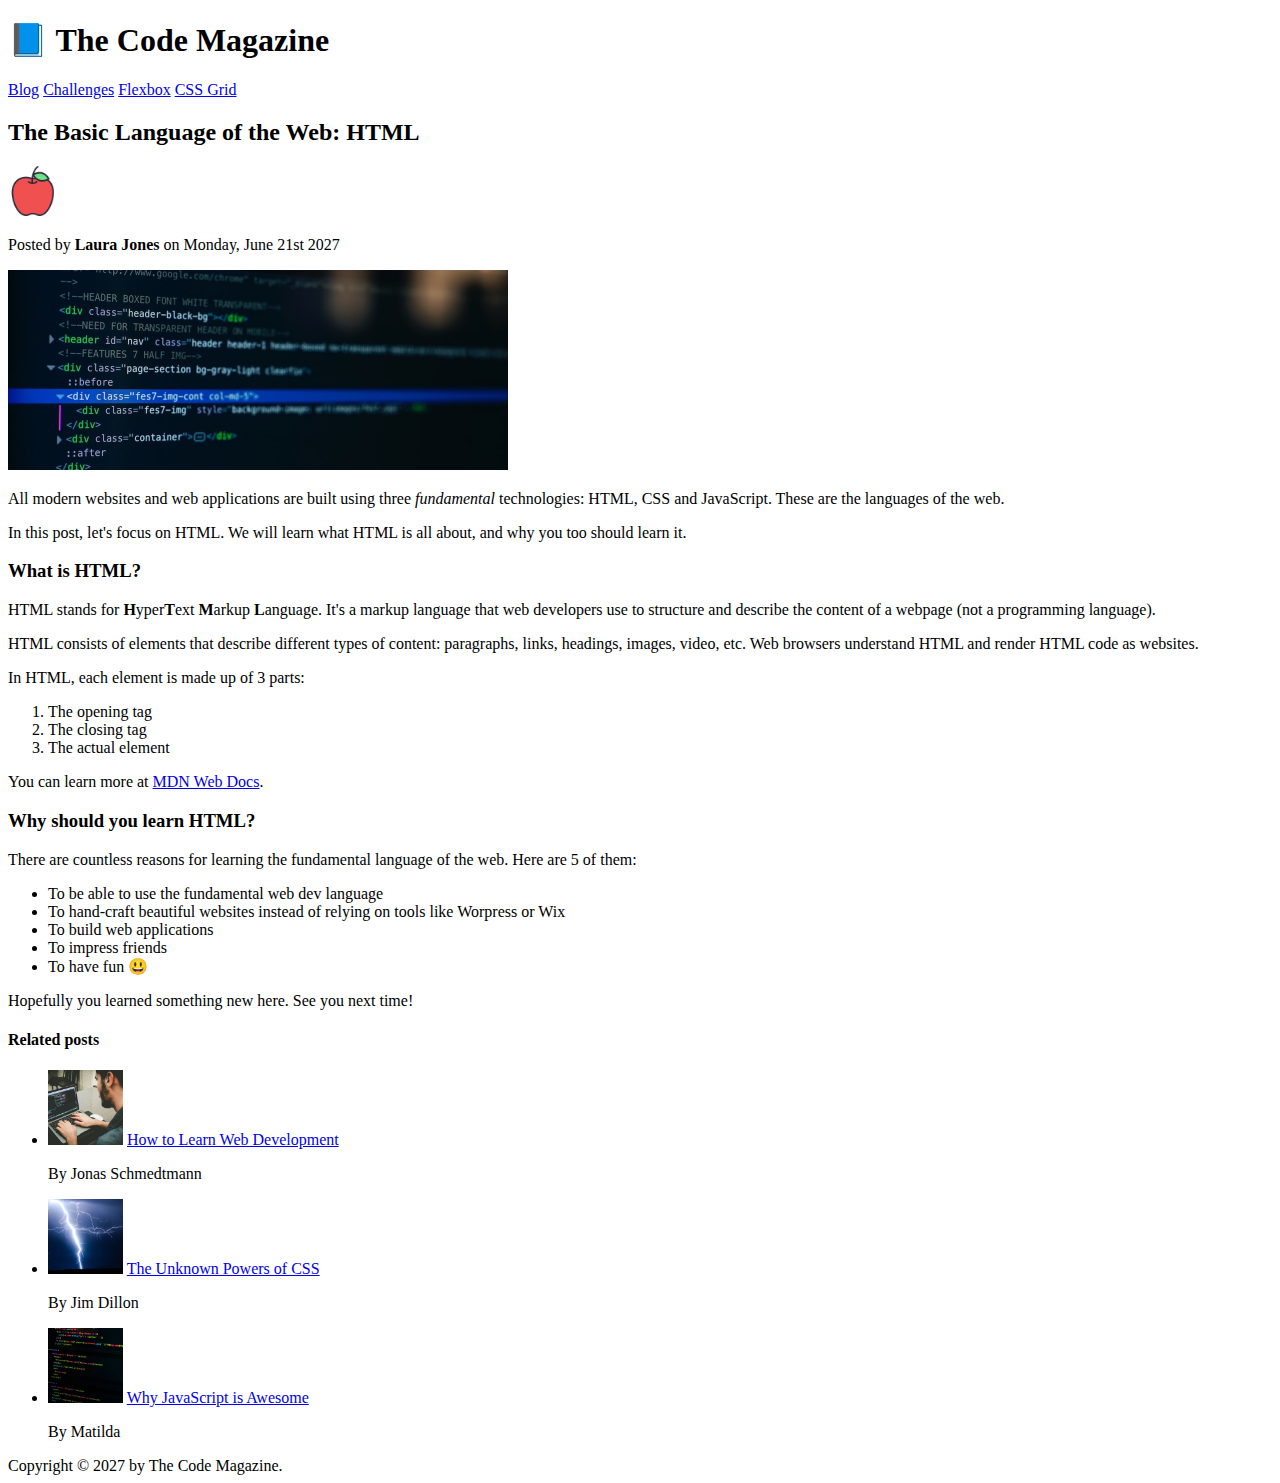
<file: 02-Udemy/01-HTML-CSS-Jonas/Section 2/1. HTML Fundamentals/index.html>
<!DOCTYPE html>
<html lang="en">
  <head>
    <meta charset="UTF-8" />
    <title>The Basic Language of the Web: HTML</title>
  </head>

  <body>
    <!--
    <h1>The Basic Language of the Web: HTML</h1>
    <h2>The Basic Language of the Web: HTML</h2>
    <h3>The Basic Language of the Web: HTML</h3>
    <h4>The Basic Language of the Web: HTML</h4>
    <h5>The Basic Language of the Web: HTML</h5>
    <h6>The Basic Language of the Web: HTML</h6>
    -->

    <header>
      <h1>📘 The Code Magazine</h1>

      <nav>
        <a href="blog.html">Blog</a>
        <a href="#">Challenges</a>
        <a href="#">Flexbox</a>
        <a href="#">CSS Grid</a>
      </nav>
    </header>

    <article>
      <header>
        <h2>The Basic Language of the Web: HTML</h2>

        <img
          src="img/apple-outline-filled-128x128.png"
          alt="Headshot of Laura Jones"
          height="50"
          width="50"
        />

        <p>Posted by <strong>Laura Jones</strong> on Monday, June 21st 2027</p>

        <img
          src="img/post-img.jpg"
          alt="HTML code on a screen"
          width="500"
          height="200"
        />
      </header>

      <p>
        All modern websites and web applications are built using three
        <em>fundamental</em>
        technologies: HTML, CSS and JavaScript. These are the languages of the
        web.
      </p>

      <p>
        In this post, let's focus on HTML. We will learn what HTML is all about,
        and why you too should learn it.
      </p>

      <h3>What is HTML?</h3>
      <p>
        HTML stands for <strong>H</strong>yper<strong>T</strong>ext
        <strong>M</strong>arkup <strong>L</strong>anguage. It's a markup
        language that web developers use to structure and describe the content
        of a webpage (not a programming language).
      </p>
      <p>
        HTML consists of elements that describe different types of content:
        paragraphs, links, headings, images, video, etc. Web browsers understand
        HTML and render HTML code as websites.
      </p>
      <p>In HTML, each element is made up of 3 parts:</p>

      <ol>
        <li>The opening tag</li>
        <li>The closing tag</li>
        <li>The actual element</li>
      </ol>

      <p>
        You can learn more at
        <a
          href="https://developer.mozilla.org/en-US/docs/Web/HTML"
          target="_blank"
          >MDN Web Docs</a
        >.
      </p>

      <h3>Why should you learn HTML?</h3>

      <p>
        There are countless reasons for learning the fundamental language of the
        web. Here are 5 of them:
      </p>

      <ul>
        <li>To be able to use the fundamental web dev language</li>
        <li>
          To hand-craft beautiful websites instead of relying on tools like
          Worpress or Wix
        </li>
        <li>To build web applications</li>
        <li>To impress friends</li>
        <li>To have fun 😃</li>
      </ul>

      <p>Hopefully you learned something new here. See you next time!</p>
    </article>

    <aside>
      <h4>Related posts</h4>

      <ul>
        <li>
          <img
            src="img/related-1.jpg"
            alt="Person programming"
            width="75"
            width="75"
          />
          <a href="#">How to Learn Web Development</a>
          <p>By Jonas Schmedtmann</p>
        </li>
        <li>
          <img src="img/related-2.jpg" alt="Lightning" width="75" heigth="75" />
          <a href="#">The Unknown Powers of CSS</a>
          <p>By Jim Dillon</p>
        </li>
        <li>
          <img
            src="img/related-3.jpg"
            alt="JavaScript code on a screen"
            width="75"
            height="75"
          />
          <a href="#">Why JavaScript is Awesome</a>
          <p>By Matilda</p>
        </li>
      </ul>
    </aside>

    <footer>Copyright &copy; 2027 by The Code Magazine.</footer>
  </body>
</html>
</file>
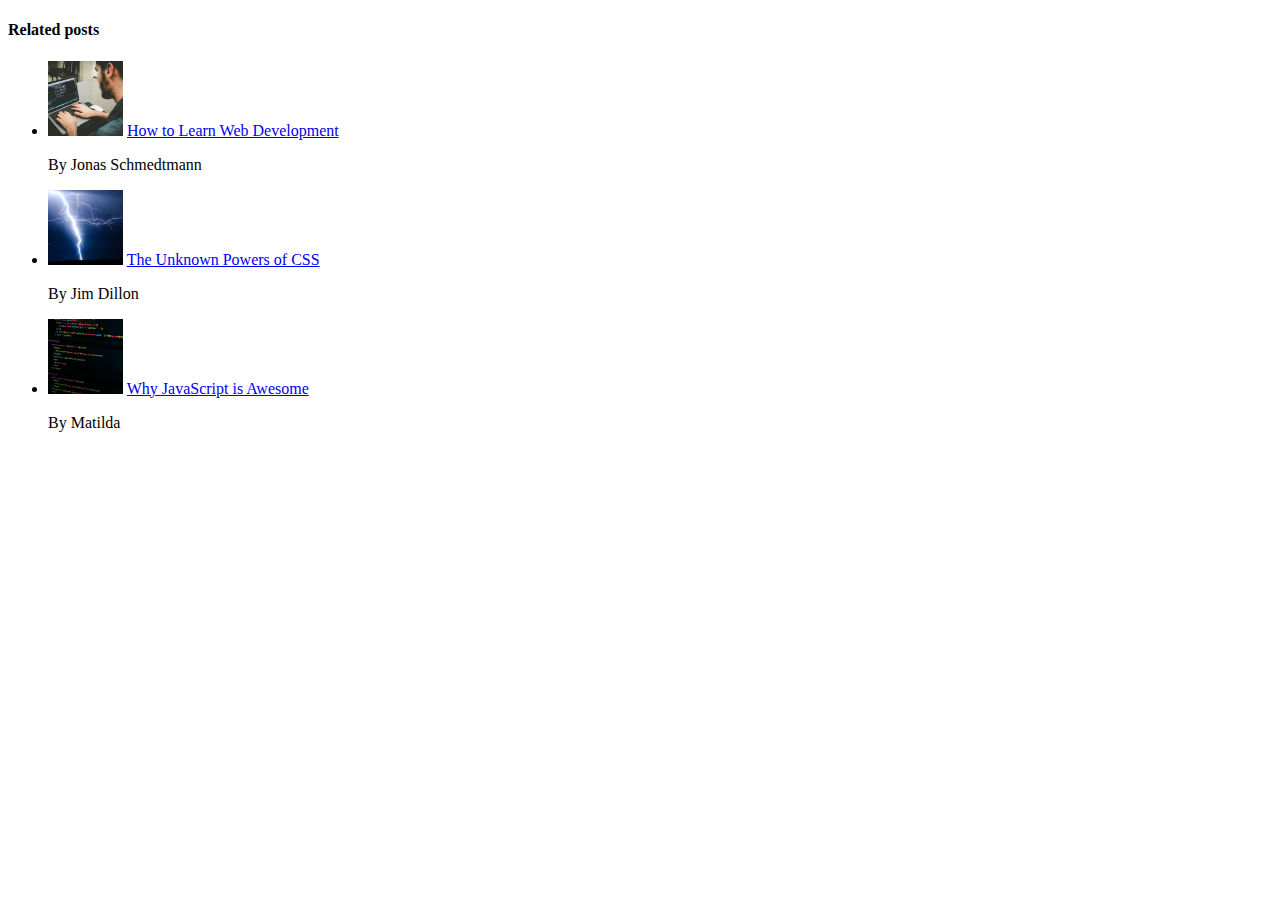
<file: 02-Udemy/01-HTML-CSS-Jonas/Section 2/Challenge 1/index.html>
<!DOCTYPE html>
<html lang="en">
  <head>
    <meta charset="UTF-8" />
    <meta http-equiv="X-UA-Compatible" content="IE=edge" />
    <meta name="viewport" content="width=device-width, initial-scale=1.0" />
    <title>Challenge 1</title>
  </head>
  <body>
    <aside>
      <h4>Related posts</h4>

      <ul>
        <li>
          <img
            src="imgs/related-1.jpg"
            alt="Person programming"
            width="75"
            width="75"
          />
          <a href="#">How to Learn Web Development</a>
          <p>By Jonas Schmedtmann</p>
        </li>
        <li>
          <img src="imgs/related-2.jpg" alt="Lightning" width="75" heigth="75" />
          <a href="#">The Unknown Powers of CSS</a>
          <p>By Jim Dillon</p>
        </li>
        <li>
          <img
            src="imgs/related-3.jpg"
            alt="JavaScript code on a screen"
            width="75"
            height="75"
          />
          <a href="#">Why JavaScript is Awesome</a>
          <p>By Matilda</p>
        </li>
      </ul>
    </aside>
  </body>
</html>
</file>
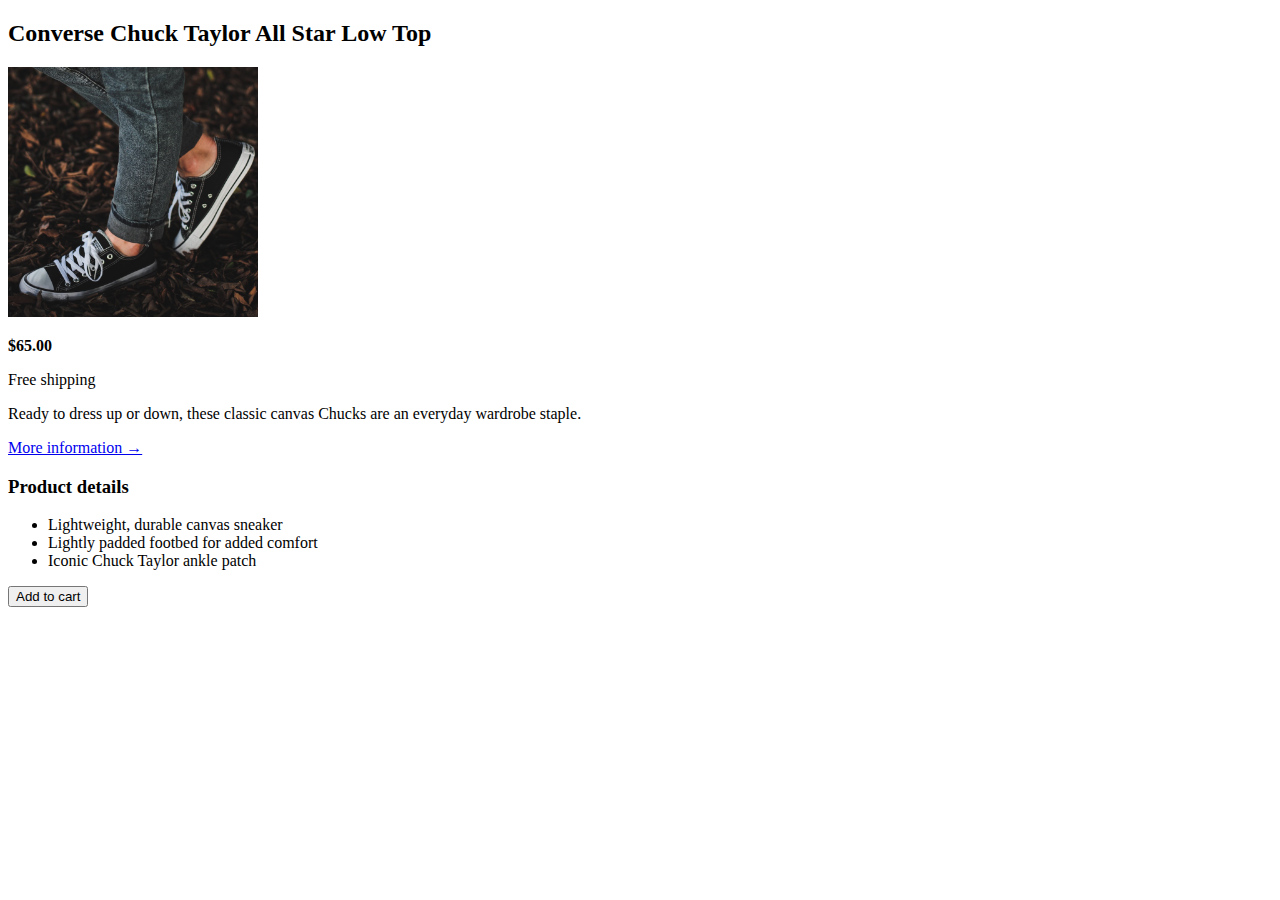
<file: 02-Udemy/01-HTML-CSS-Jonas/Section 2/Challenge 2/index.html>
<!DOCTYPE html>
<html lang="en">
  <head>
    <meta charset="UTF-8" />
    <meta http-equiv="X-UA-Compatible" content="IE=edge" />
    <meta name="viewport" content="width=device-width, initial-scale=1.0" />
    <title>Challenge 2</title>
  </head>
  <body>
    <article>
      <h2>Converse Chuck Taylor All Star Low Top</h2>
      <img
        src="imgs/challenges.jpg"
        alt="Person wear Shoes"
        width="250"
        height="250"
      />
      <p><strong>$65.00</strong></p>
      <p>Free shipping</p>
      <p>
        Ready to dress up or down, these classic canvas Chucks are an everyday
        wardrobe staple.
      </p>
      <a href="#">More information &rarr; </a>
      <h3>Product details</h3>
      <ul>
        <li>Lightweight, durable canvas sneaker</li>
        <li>Lightly padded footbed for added comfort</li>
        <li>Iconic Chuck Taylor ankle patch</li>
      </ul>
      <button>Add to cart</button>
    </article>
  </body>
</html>
</file>
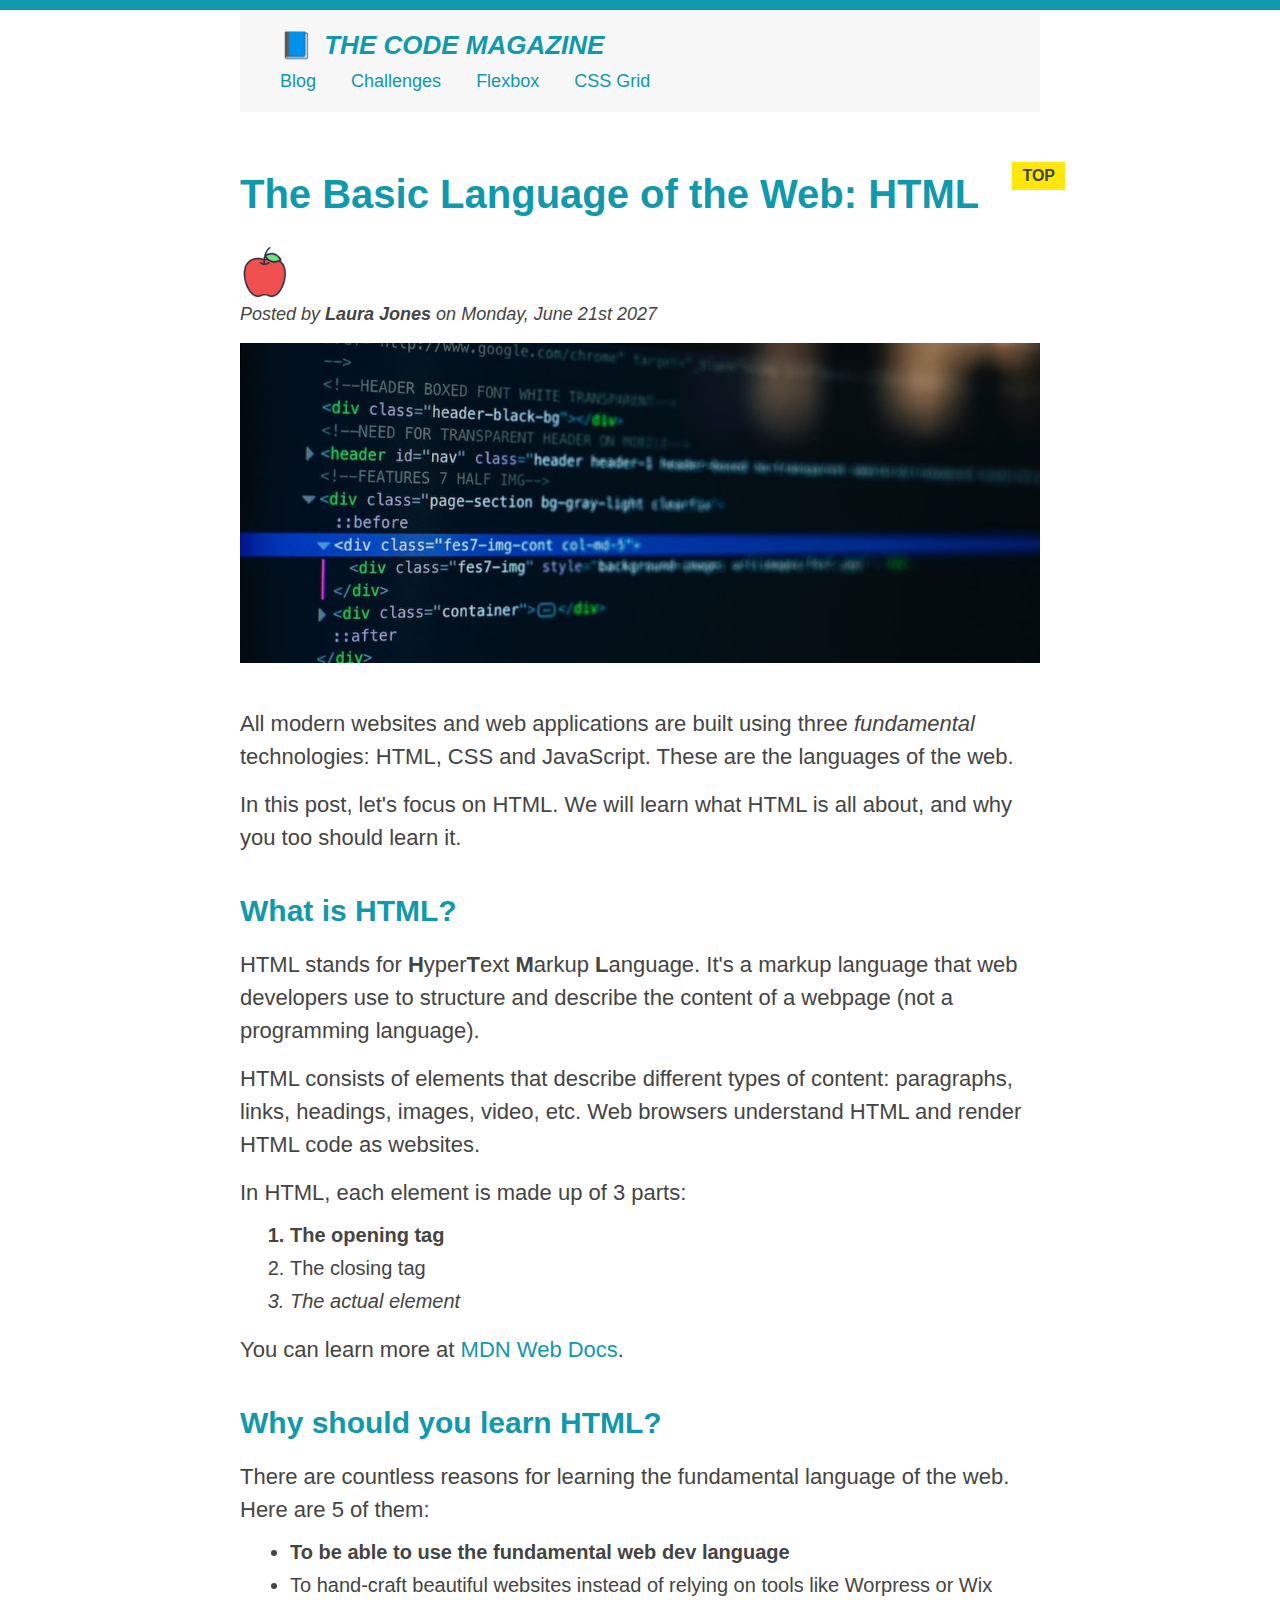
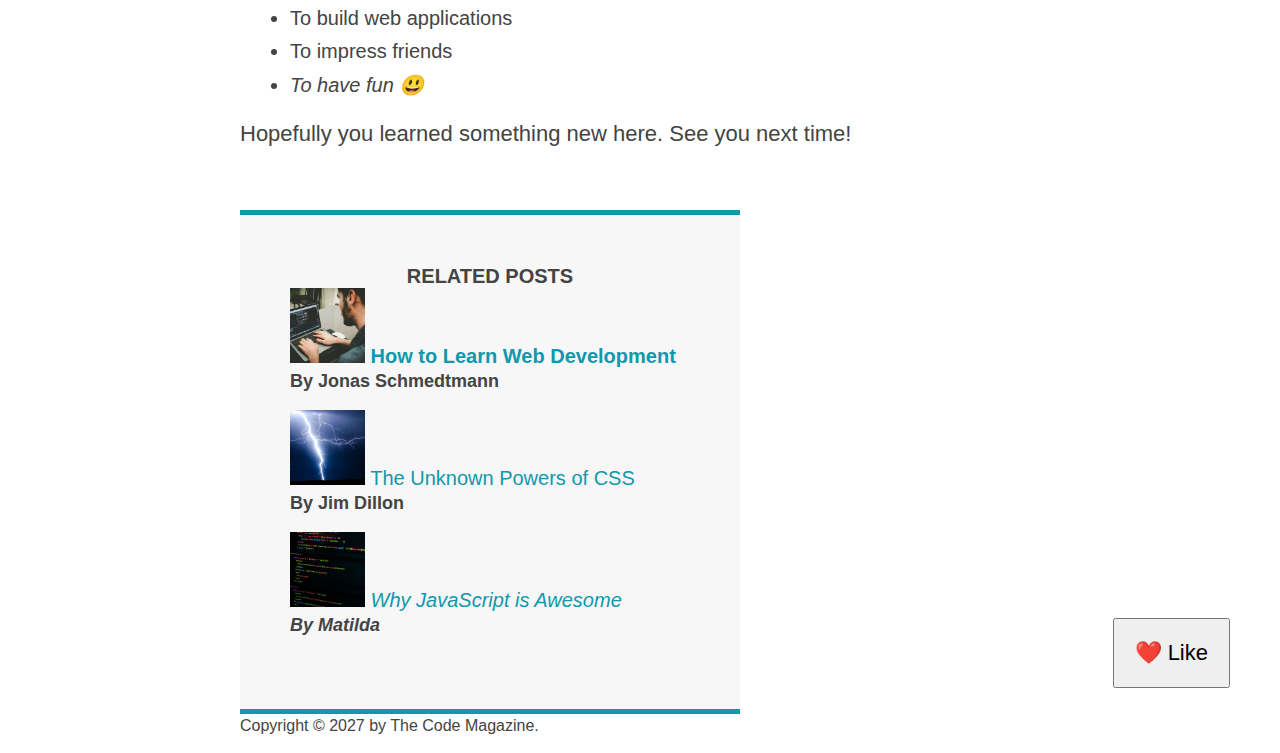
<file: 02-Udemy/01-HTML-CSS-Jonas/Section 3/1. CSS Fundamentals/index.html>
<!DOCTYPE html>
<html lang="en">
  <head>
    <meta charset="UTF-8" />
    <link href="style.css" rel="stylesheet" />

    <title>The Basic Language of the Web: HTML</title>
  </head>

  <body>
    <!--
    <h1>The Basic Language of the Web: HTML</h1>
    <h2>The Basic Language of the Web: HTML</h2>
    <h3>The Basic Language of the Web: HTML</h3>
    <h4>The Basic Language of the Web: HTML</h4>
    <h5>The Basic Language of the Web: HTML</h5>
    <h6>The Basic Language of the Web: HTML</h6>
    -->

    <div class="container">
      <header class="main-header">
        <h1>📘 The Code Magazine</h1>

        <nav>
          <!-- <strong>This is the navigation</strong> -->
          <a href="blog.html">Blog</a>
          <a href="#">Challenges</a>
          <a href="#">Flexbox</a>
          <a href="#">CSS Grid</a>
        </nav>
      </header>

      <article>
        <header class="post-header">
          <h2>The Basic Language of the Web: HTML</h2>

          <img
            src="img/apple-outline-filled-128x128.png"
            alt="Headshot of Laura Jones"
            height="50"
            width="50"
          />

          <p id="author">
            Posted by <strong>Laura Jones</strong> on Monday, June 21st 2027
          </p>

          <img
            src="img/post-img.jpg"
            alt="HTML code on a screen"
            width="500"
            height="200"
            class="post-img"
          />
          <button>❤️ Like</button>
        </header>

        <p>
          All modern websites and web applications are built using three
          <em>fundamental</em>
          technologies: HTML, CSS and JavaScript. These are the languages of the
          web.
        </p>

        <p>
          In this post, let's focus on HTML. We will learn what HTML is all
          about, and why you too should learn it.
        </p>

        <h3>What is HTML?</h3>
        <p>
          HTML stands for <strong>H</strong>yper<strong>T</strong>ext
          <strong>M</strong>arkup <strong>L</strong>anguage. It's a markup
          language that web developers use to structure and describe the content
          of a webpage (not a programming language).
        </p>
        <p>
          HTML consists of elements that describe different types of content:
          paragraphs, links, headings, images, video, etc. Web browsers
          understand HTML and render HTML code as websites.
        </p>
        <p>In HTML, each element is made up of 3 parts:</p>

        <ol>
          <li class="first-li">The opening tag</li>
          <li>The closing tag</li>
          <li>The actual element</li>
        </ol>

        <p>
          You can learn more at
          <a
            href="https://developer.mozilla.org/en-US/docs/Web/HTML"
            target="_blank"
            >MDN Web Docs</a
          >.
        </p>

        <h3>Why should you learn HTML?</h3>

        <p>
          There are countless reasons for learning the fundamental language of
          the web. Here are 5 of them:
        </p>

        <ul>
          <li class="first-li">
            To be able to use the fundamental web dev language
          </li>
          <li>
            To hand-craft beautiful websites instead of relying on tools like
            Worpress or Wix
          </li>
          <li>To build web applications</li>
          <li>To impress friends</li>
          <li>To have fun 😃</li>
        </ul>

        <p>Hopefully you learned something new here. See you next time!</p>
      </article>

      <aside>
        <h4>Related posts</h4>

        <ul class="related">
          <li>
            <img
              src="img/related-1.jpg"
              alt="Person programming"
              width="75"
              height="75"
            />
            <a href="#">How to Learn Web Development</a>
            <p class="related-author">By Jonas Schmedtmann</p>
          </li>
          <li>
            <img
              src="img/related-2.jpg"
              alt="Lightning"
              width="75"
              height="75"
            />
            <a href="#">The Unknown Powers of CSS</a>
            <p class="related-author">By Jim Dillon</p>
          </li>
          <li>
            <img
              src="img/related-3.jpg"
              alt="JavaScript code on a screen"
              width="75"
              height="75"
            />
            <a href="#">Why JavaScript is Awesome</a>
            <p class="related-author">By Matilda</p>
          </li>
        </ul>
      </aside>

      <footer>
        <p id="copyright" class="copyright text">
          Copyright &copy; 2027 by The Code Magazine.
        </p>
      </footer>
    </div>
  </body>
</html>
</file>
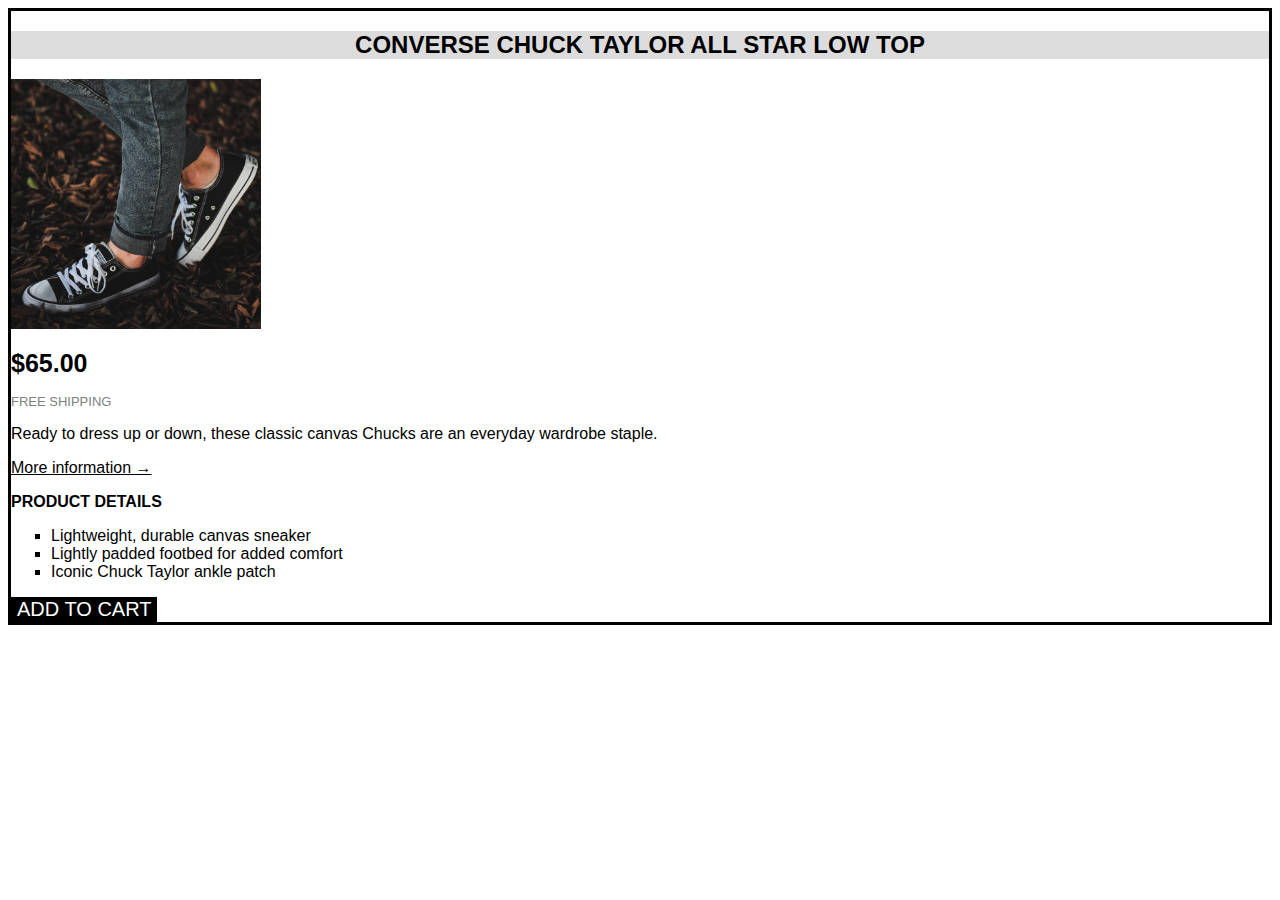
<file: 02-Udemy/01-HTML-CSS-Jonas/Section 3/Challenge 1/index.html>
<!DOCTYPE html>
<html lang="en">
  <head>
    <meta charset="UTF-8" />
    <meta http-equiv="X-UA-Compatible" content="IE=edge" />
    <meta name="viewport" content="width=device-width, initial-scale=1.0" />
    <link rel="stylesheet" href="style.css">
    <title>Challenge 2</title>
  </head>
  <body>
    <article>
      <h2>Converse Chuck Taylor All Star Low Top</h2>
      <img
        src="imgs/challenges.jpg"
        alt="Person wear Shoes"
        width="250"
        height="250"
      />
      <p><strong>$65.00</strong></p>
      <p class="p">Free shipping</p>
      <p>
        Ready to dress up or down, these classic canvas Chucks are an everyday
        wardrobe staple.
      </p>
      <a href="#">More information &rarr; </a>
      <h3>Product details</h3>
      <ul>
        <li>Lightweight, durable canvas sneaker</li>
        <li>Lightly padded footbed for added comfort</li>
        <li>Iconic Chuck Taylor ankle patch</li>
      </ul>
      <button>Add to cart</button>
    </article>
  </body>
</html>
</file>
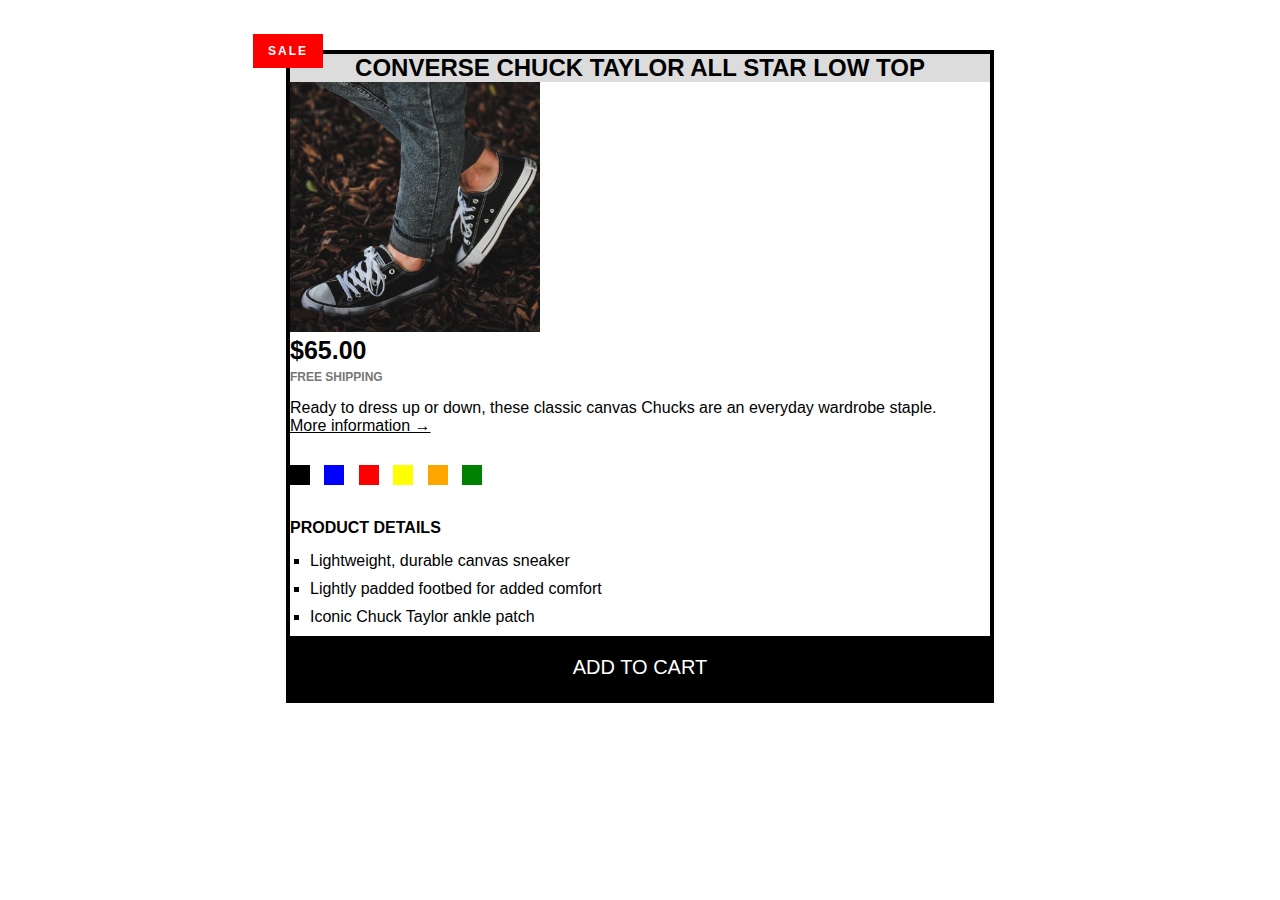
<file: 02-Udemy/01-HTML-CSS-Jonas/Section 3/Challenge 3/index.html>
<!DOCTYPE html>
<html lang="en">
  <head>
    <meta charset="UTF-8" />
    <meta http-equiv="X-UA-Compatible" content="IE=edge" />
    <meta name="viewport" content="width=device-width, initial-scale=1.0" />
    <link rel="stylesheet" href="style.css">
    <title>Challenge 2</title>
  </head>
  <body>
    <article>
      <h2>Converse Chuck Taylor All Star Low Top</h2>
      <img
        src="imgs/challenges.jpg"
        alt="Person wear Shoes"
        width="250"
        height="250"
      />
      <p><strong>$65.00</strong></p>
      <p class="p">Free shipping</p>
      <p>
        Ready to dress up or down, these classic canvas Chucks are an everyday
        wardrobe staple.
      </p>
      <a href="#">More information &rarr; </a>
      <div class="colors">
        <div class="black"></div>
        <div class="blue"></div>
        <div class="red"></div>
        <div class="yellow"></div>
        <div class="orange"></div>
        <div class="green"></div>
      </div>
      <h3>Product details</h3>
      <ul>
        <li>Lightweight, durable canvas sneaker</li>
        <li>Lightly padded footbed for added comfort</li>
        <li>Iconic Chuck Taylor ankle patch</li>
      </ul>
      <button>Add to cart</button>
    </article>
  </body>
</html>
</file>
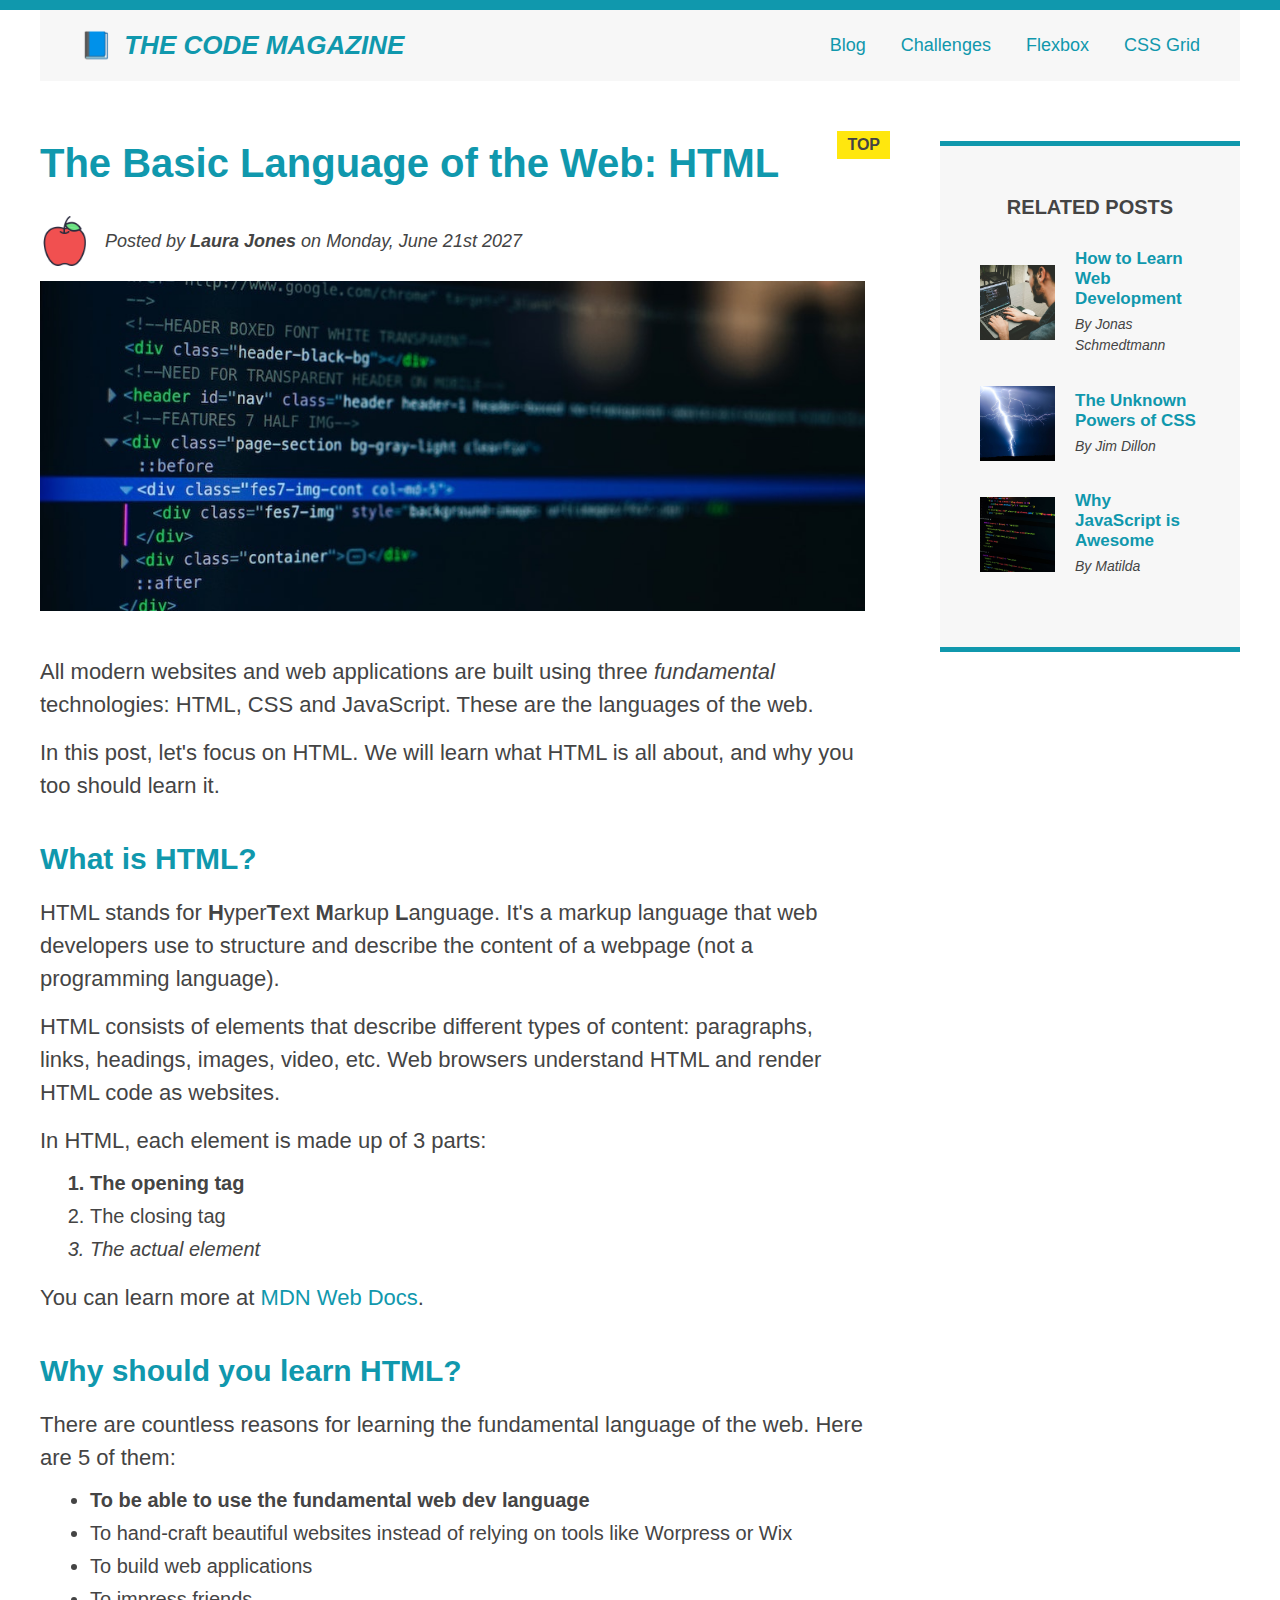
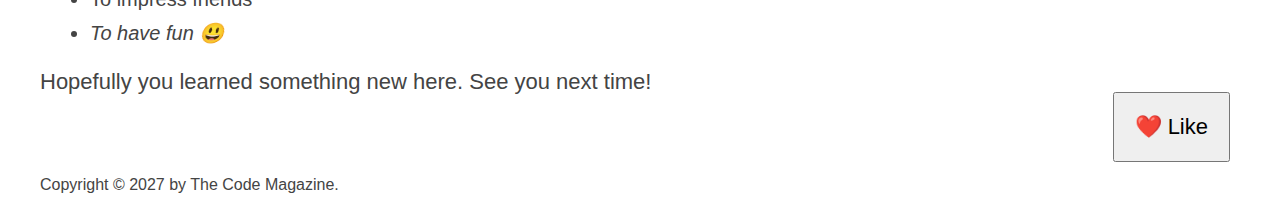
<file: 02-Udemy/01-HTML-CSS-Jonas/section 4/1. CSS Layouts/index.html>
<!DOCTYPE html>
<html lang="en">
  <head>
    <meta charset="UTF-8" />
    <link href="style.css" rel="stylesheet" />

    <title>The Basic Language of the Web: HTML</title>
  </head>

  <body>
    <!--
    <h1>The Basic Language of the Web: HTML</h1>
    <h2>The Basic Language of the Web: HTML</h2>
    <h3>The Basic Language of the Web: HTML</h3>
    <h4>The Basic Language of the Web: HTML</h4>
    <h5>The Basic Language of the Web: HTML</h5>
    <h6>The Basic Language of the Web: HTML</h6>
    -->

    <div class="container">
      <header class="main-header clearfix">
        <h1>📘 The Code Magazine</h1>

        <nav>
          <!-- <strong>This is the navigation</strong> -->
          <a href="blog.html">Blog</a>
          <a href="#">Challenges</a>
          <a href="flexbox.html">Flexbox</a>
          <a href="css-grid.html">CSS Grid</a>
        </nav>

        <!-- <div class="clear"></div> -->
      </header>

      <!-- ONLY NECESSARY FOR FLEXBOX -->
      <!-- <div class="row"> -->
      <article>
        <header class="post-header">
          <h2>The Basic Language of the Web: HTML</h2>

          <div class="author-box">
            <img
              src="img/apple-outline-filled-128x128.png"
              alt="Headshot of Laura Jones"
              height="50"
              width="50"
              class="author-img"
            />

            <p id="author" class="author">
              Posted by <strong>Laura Jones</strong> on Monday, June 21st 2027
            </p>
          </div>

          <img
            src="img/post-img.jpg"
            alt="HTML code on a screen"
            width="500"
            height="200"
            class="post-img"
          />
          <button>❤️ Like</button>
        </header>

        <p>
          All modern websites and web applications are built using three
          <em>fundamental</em>
          technologies: HTML, CSS and JavaScript. These are the languages of the
          web.
        </p>

        <p>
          In this post, let's focus on HTML. We will learn what HTML is all
          about, and why you too should learn it.
        </p>

        <h3>What is HTML?</h3>
        <p>
          HTML stands for <strong>H</strong>yper<strong>T</strong>ext
          <strong>M</strong>arkup <strong>L</strong>anguage. It's a markup
          language that web developers use to structure and describe the content
          of a webpage (not a programming language).
        </p>
        <p>
          HTML consists of elements that describe different types of content:
          paragraphs, links, headings, images, video, etc. Web browsers
          understand HTML and render HTML code as websites.
        </p>
        <p>In HTML, each element is made up of 3 parts:</p>

        <ol>
          <li class="first-li">The opening tag</li>
          <li>The closing tag</li>
          <li>The actual element</li>
        </ol>

        <p>
          You can learn more at
          <a
            href="https://developer.mozilla.org/en-US/docs/Web/HTML"
            target="_blank"
            >MDN Web Docs</a
          >.
        </p>

        <h3>Why should you learn HTML?</h3>

        <p>
          There are countless reasons for learning the fundamental language of
          the web. Here are 5 of them:
        </p>

        <ul>
          <li class="first-li">
            To be able to use the fundamental web dev language
          </li>
          <li>
            To hand-craft beautiful websites instead of relying on tools like
            Worpress or Wix
          </li>
          <li>To build web applications</li>
          <li>To impress friends</li>
          <li>To have fun 😃</li>
        </ul>

        <p>Hopefully you learned something new here. See you next time!</p>
      </article>

      <aside>
        <h4>Related posts</h4>

        <ul class="related">
          <li class="related-post">
            <img
              src="img/related-1.jpg"
              alt="Person programming"
              width="75"
              height="75"
            />
            <div>
              <a href="#" class="related-link">How to Learn Web Development</a>
              <p class="related-author">By Jonas Schmedtmann</p>
            </div>
          </li>
          <li class="related-post">
            <img
              src="img/related-2.jpg"
              alt="Lightning"
              width="75"
              height="75"
            />
            <div>
              <a href="#" class="related-link">The Unknown Powers of CSS</a>
              <p class="related-author">By Jim Dillon</p>
            </div>
          </li>
          <li class="related-post">
            <img
              src="img/related-3.jpg"
              alt="JavaScript code on a screen"
              width="75"
              height="75"
            />
            <div>
              <a href="#" class="related-link">Why JavaScript is Awesome</a>
              <p class="related-author">By Matilda</p>
            </div>
          </li>
        </ul>
      </aside>
      <!-- </div> -->

      <footer>
        <p id="copyright" class="copyright text">
          Copyright &copy; 2027 by The Code Magazine.
        </p>
      </footer>
    </div>
  </body>
</html>
</file>
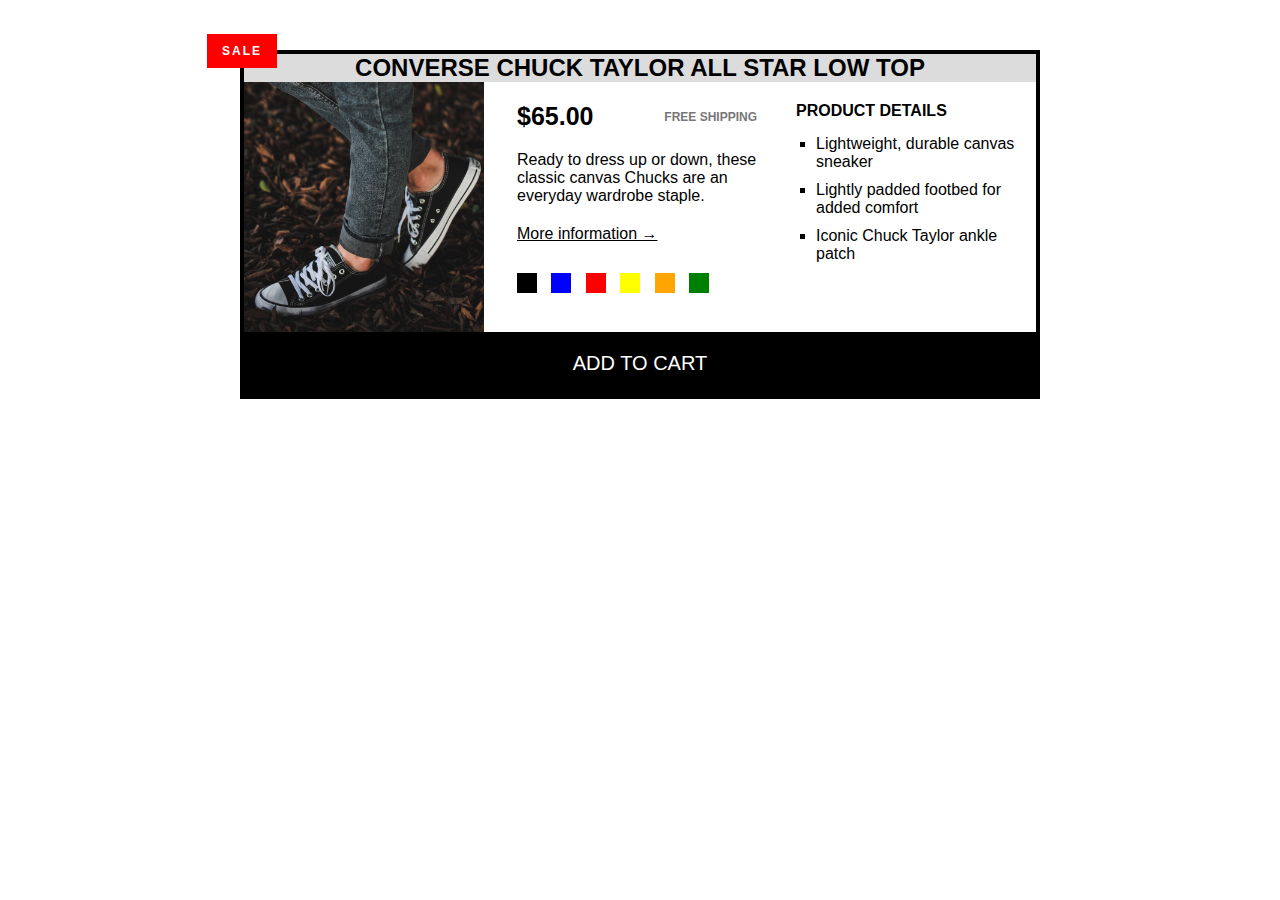
<file: 02-Udemy/01-HTML-CSS-Jonas/section 4/Challenge 1/index.html>
<!DOCTYPE html>
<html lang="en">
  <head>
    <meta charset="UTF-8" />
    <meta http-equiv="X-UA-Compatible" content="IE=edge" />
    <meta name="viewport" content="width=device-width, initial-scale=1.0" />
    <link rel="stylesheet" href="style.css" />
    <title>Challenge 2</title>
  </head>
  <body>
    <article>
      <h2>Converse Chuck Taylor All Star Low Top</h2>
      <img
        src="imgs/challenges.jpg"
        alt="Person wear Shoes"
        class="img"
        width="250"
        height="250"
      />
      <div class="right">
        <p><strong>$65.00</strong></p>
        <p class="p">Free shipping</p>
        <p class="both">
          Ready to dress up or down, these classic canvas Chucks are an everyday
          wardrobe staple.
        </p>
        <a href="#">More information &rarr; </a>
        <div class="colors">
          <div class="black"></div>
          <div class="blue"></div>
          <div class="red"></div>
          <div class="yellow"></div>
          <div class="orange"></div>
          <div class="green"></div>
        </div>
      </div>
      <div class="left">
        <h3>Product details</h3>
        <ul>
          <li>Lightweight, durable canvas sneaker</li>
          <li>Lightly padded footbed for added comfort</li>
          <li>Iconic Chuck Taylor ankle patch</li>
        </ul>
      </div>
      <button>Add to cart</button>
    </article>
  </body>
</html>
</file>
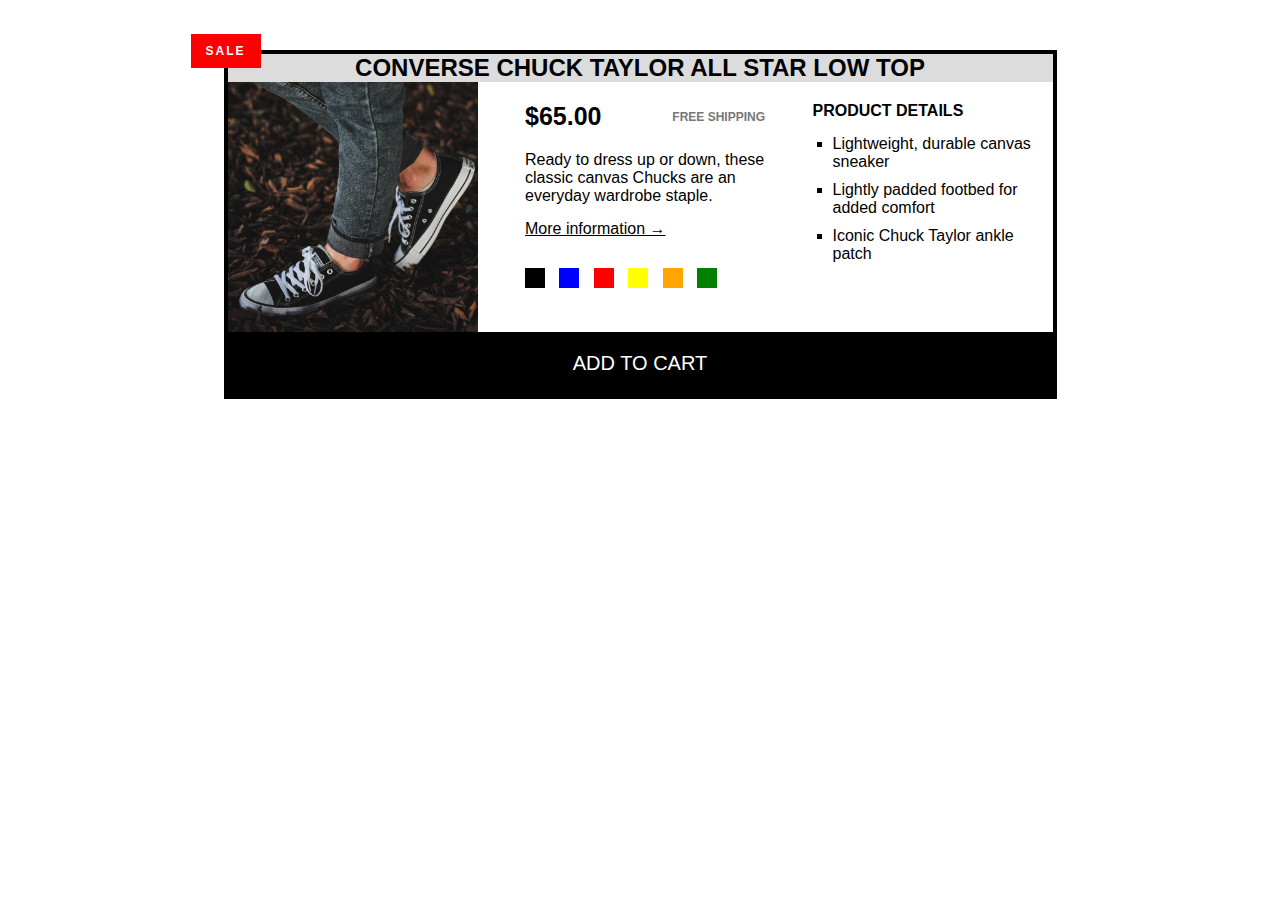
<file: 02-Udemy/01-HTML-CSS-Jonas/section 4/Challenge 2/index.html>
<!DOCTYPE html>
<html lang="en">
  <head>
    <meta charset="UTF-8" />
    <meta http-equiv="X-UA-Compatible" content="IE=edge" />
    <meta name="viewport" content="width=device-width, initial-scale=1.0" />
    <link rel="stylesheet" href="style.css" />
    <title>Challenge 2</title>
  </head>
  <body>
    <article>
      <h2>Converse Chuck Taylor All Star Low Top</h2>
      <div class="container">
        <img
          src="imgs/challenges.jpg"
          alt="Person wear Shoes"
          width="250"
          height="250"
        />
        <div class="el--1">
          <div class="group">
            <p><strong>$65.00</strong></p>
            <p class="p">Free shipping</p>
          </div>
          <p>
            Ready to dress up or down, these classic canvas Chucks are an
            everyday wardrobe staple.
          </p>
          <a href="#">More information &rarr; </a>
          <div class="colors">
            <div class="black"></div>
            <div class="blue"></div>
            <div class="red"></div>
            <div class="yellow"></div>
            <div class="orange"></div>
            <div class="green"></div>
          </div>
        </div>
        <div class="el--2">
          <h3>Product details</h3>
          <ul>
            <li>Lightweight, durable canvas sneaker</li>
            <li>Lightly padded footbed for added comfort</li>
            <li>Iconic Chuck Taylor ankle patch</li>
          </ul>
        </div>
      </div>
      <button>Add to cart</button>
    </article>
  </body>
</html>
</file>
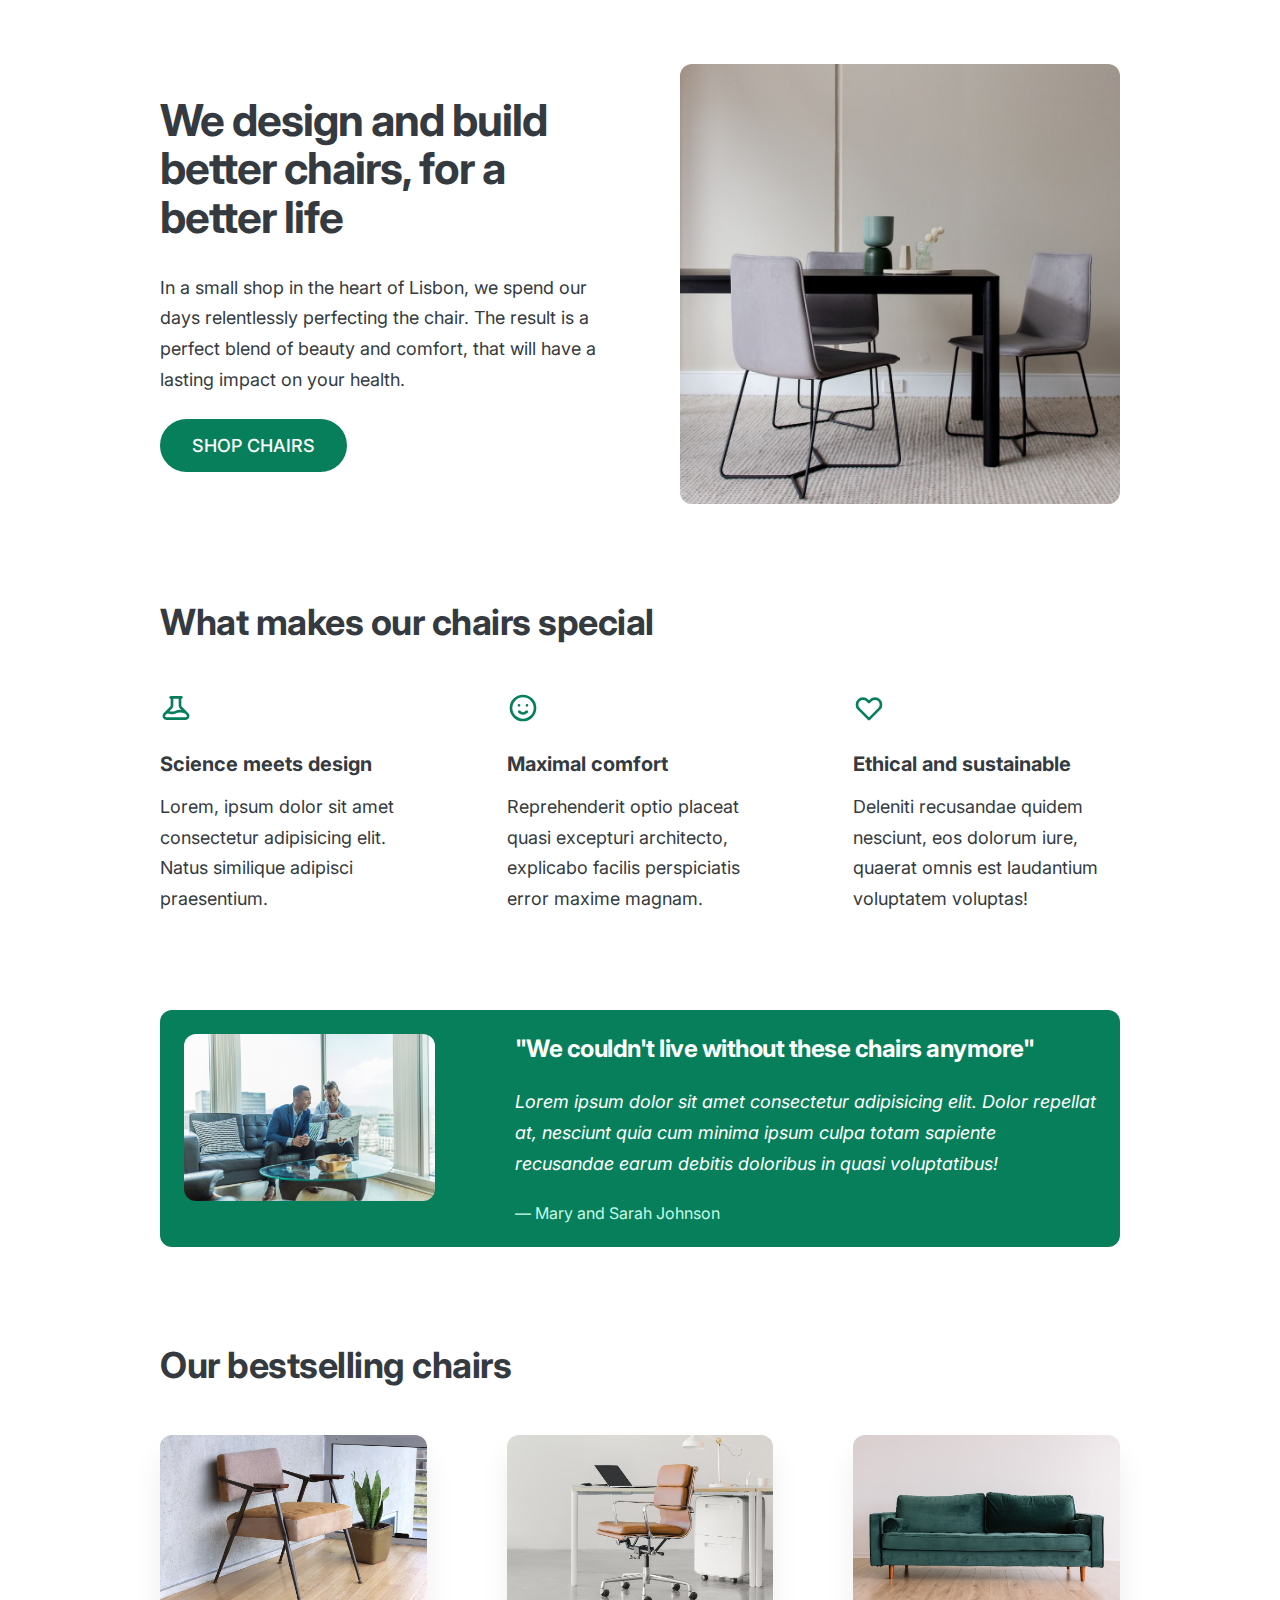
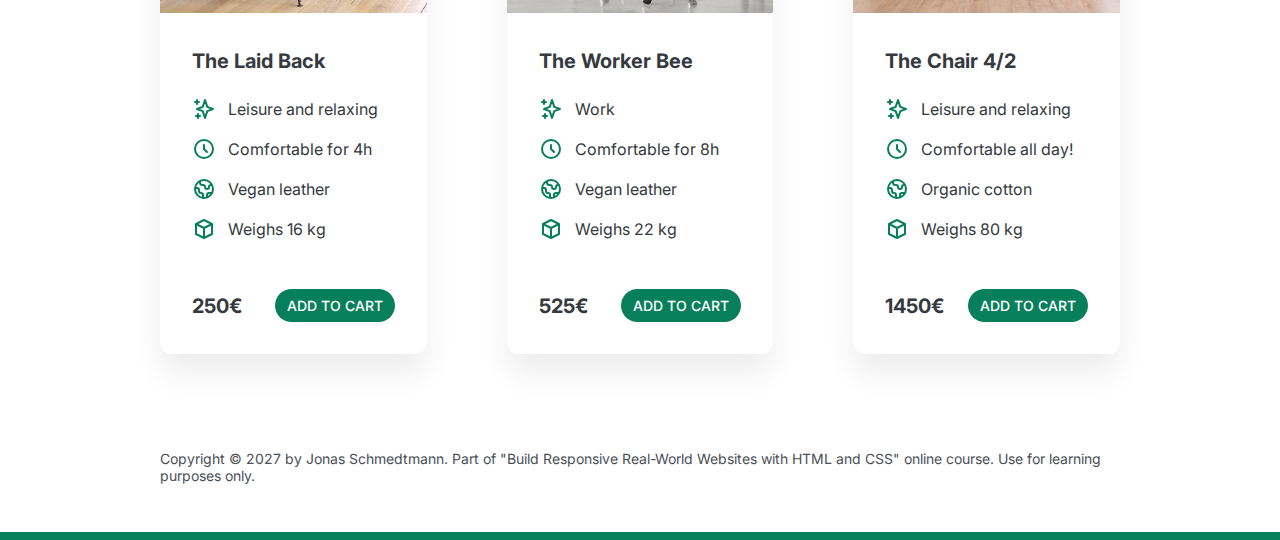
<file: 02-Udemy/01-HTML-CSS-Jonas/Section 5/Design/index.html>
<!DOCTYPE html>
<html lang="en">
  <head>
    <meta charset="UTF-8" />
    <meta http-equiv="X-UA-Compatible" content="IE=edge" />
    <meta name="viewport" content="width=device-width, initial-scale=1.0" />

    <link rel="preconnect" href="https://fonts.gstatic.com" />
    <link
      href="https://fonts.googleapis.com/css2?family=Inter:wght@400;500;700&display=swap"
      rel="stylesheet"
    />

    <link rel="stylesheet" href="style.css" />
    <title>Lisbon Chair Shop</title>
  </head>
  <body>
    <div class="container">
      <header>
        <div class="header-text-box">
          <h1>We design and build better chairs, for a better life</h1>
          <p class="header-text">
            In a small shop in the heart of Lisbon, we spend our days
            relentlessly perfecting the chair. The result is a perfect blend of
            beauty and comfort, that will have a lasting impact on your health.
          </p>
          <a class="btn btn--big" href="#">Shop chairs</a>
        </div>
        <img src="hero.jpg" alt="Photo" />
      </header>

      <section>
        <h2>What makes our chairs special</h2>
        <div class="grid-3-cols">
          <div>
            <svg
              xmlns="http://www.w3.org/2000/svg"
              class="features-icon"
              fill="none"
              viewBox="0 0 24 24"
              stroke="currentColor"
            >
              <path
                stroke-linecap="round"
                stroke-linejoin="round"
                stroke-width="2"
                d="M19.428 15.428a2 2 0 00-1.022-.547l-2.387-.477a6 6 0 00-3.86.517l-.318.158a6 6 0 01-3.86.517L6.05 15.21a2 2 0 00-1.806.547M8 4h8l-1 1v5.172a2 2 0 00.586 1.414l5 5c1.26 1.26.367 3.414-1.415 3.414H4.828c-1.782 0-2.674-2.154-1.414-3.414l5-5A2 2 0 009 10.172V5L8 4z"
              />
            </svg>
            <p class="features-title"><strong>Science meets design</strong></p>
            <p class="features-text">
              Lorem, ipsum dolor sit amet consectetur adipisicing elit. Natus
              similique adipisci praesentium.
            </p>
          </div>

          <div>
            <svg
              xmlns="http://www.w3.org/2000/svg"
              class="features-icon"
              fill="none"
              viewBox="0 0 24 24"
              stroke="currentColor"
            >
              <path
                stroke-linecap="round"
                stroke-linejoin="round"
                stroke-width="2"
                d="M14.828 14.828a4 4 0 01-5.656 0M9 10h.01M15 10h.01M21 12a9 9 0 11-18 0 9 9 0 0118 0z"
              />
            </svg>
            <p class="features-title">
              <strong>Maximal comfort</strong>
            </p>
            <p class="features-text">
              Reprehenderit optio placeat quasi excepturi architecto, explicabo
              facilis perspiciatis error maxime magnam.
            </p>
          </div>

          <div>
            <svg
              xmlns="http://www.w3.org/2000/svg"
              class="features-icon"
              fill="none"
              viewBox="0 0 24 24"
              stroke="currentColor"
            >
              <path
                stroke-linecap="round"
                stroke-linejoin="round"
                stroke-width="2"
                d="M4.318 6.318a4.5 4.5 0 000 6.364L12 20.364l7.682-7.682a4.5 4.5 0 00-6.364-6.364L12 7.636l-1.318-1.318a4.5 4.5 0 00-6.364 0z"
              />
            </svg>
            <p class="features-title">
              <strong>Ethical and sustainable</strong>
            </p>
            <p class="features-text">
              Deleniti recusandae quidem nesciunt, eos dolorum iure, quaerat
              omnis est laudantium voluptatem voluptas!
            </p>
          </div>
        </div>
      </section>

      <section class="testimonial-section">
        <div class="grid-3-cols">
          <img src="customers.jpg" alt="People sitting on chairs" />
          <div class="testimonial-box">
            <h2>"We couldn't live without these chairs anymore"</h2>
            <blockquote class="testimonial-text">
              Lorem ipsum dolor sit amet consectetur adipisicing elit. Dolor
              repellat at, nesciunt quia cum minima ipsum culpa totam sapiente
              recusandae earum debitis doloribus in quasi voluptatibus!
            </blockquote>
            <p class="testimonial-author">&mdash; Mary and Sarah Johnson</p>
          </div>
        </div>
      </section>

      <section>
        <h2>Our bestselling chairs</h2>
        <div class="grid-3-cols">
          <figure class="chair">
            <img src="chair-1.jpg" alt="Chair" />
            <div class="chair-box">
              <h3>The Laid Back</h3>
              <ul class="chair-details">
                <li>
                  <svg
                    xmlns="http://www.w3.org/2000/svg"
                    class="chair-icon"
                    fill="none"
                    viewBox="0 0 24 24"
                    stroke="currentColor"
                  >
                    <path
                      stroke-linecap="round"
                      stroke-linejoin="round"
                      stroke-width="2"
                      d="M5 3v4M3 5h4M6 17v4m-2-2h4m5-16l2.286 6.857L21 12l-5.714 2.143L13 21l-2.286-6.857L5 12l5.714-2.143L13 3z"
                    />
                  </svg>
                  <!-- Span is a generic INLINE text element, it doesn't have any meaning. It's like a div element, but inline -->
                  <span>Leisure and relaxing</span>
                </li>
                <li>
                  <svg
                    xmlns="http://www.w3.org/2000/svg"
                    class="chair-icon"
                    fill="none"
                    viewBox="0 0 24 24"
                    stroke="currentColor"
                  >
                    <path
                      stroke-linecap="round"
                      stroke-linejoin="round"
                      stroke-width="2"
                      d="M12 8v4l3 3m6-3a9 9 0 11-18 0 9 9 0 0118 0z"
                    />
                  </svg>
                  <span>Comfortable for 4h</span>
                </li>
                <li>
                  <svg
                    xmlns="http://www.w3.org/2000/svg"
                    class="chair-icon"
                    fill="none"
                    viewBox="0 0 24 24"
                    stroke="currentColor"
                  >
                    <path
                      stroke-linecap="round"
                      stroke-linejoin="round"
                      stroke-width="2"
                      d="M3.055 11H5a2 2 0 012 2v1a2 2 0 002 2 2 2 0 012 2v2.945M8 3.935V5.5A2.5 2.5 0 0010.5 8h.5a2 2 0 012 2 2 2 0 104 0 2 2 0 012-2h1.064M15 20.488V18a2 2 0 012-2h3.064M21 12a9 9 0 11-18 0 9 9 0 0118 0z"
                    />
                  </svg>
                  <span>Vegan leather</span>
                </li>
                <li>
                  <svg
                    xmlns="http://www.w3.org/2000/svg"
                    class="chair-icon"
                    fill="none"
                    viewBox="0 0 24 24"
                    stroke="currentColor"
                  >
                    <path
                      stroke-linecap="round"
                      stroke-linejoin="round"
                      stroke-width="2"
                      d="M20 7l-8-4-8 4m16 0l-8 4m8-4v10l-8 4m0-10L4 7m8 4v10M4 7v10l8 4"
                    />
                  </svg>
                  <span>Weighs 16 kg</span>
                </li>
              </ul>
              <div class="chair-price">
                <strong>250€</strong>
                <a href="#" class="btn btn--small">Add to cart</a>
              </div>
            </div>
          </figure>

          <figure class="chair">
            <img src="chair-2.jpg" alt="Chair" />
            <div class="chair-box">
              <h3>The Worker Bee</h3>
              <ul class="chair-details">
                <li>
                  <svg
                    xmlns="http://www.w3.org/2000/svg"
                    class="chair-icon"
                    fill="none"
                    viewBox="0 0 24 24"
                    stroke="currentColor"
                  >
                    <path
                      stroke-linecap="round"
                      stroke-linejoin="round"
                      stroke-width="2"
                      d="M5 3v4M3 5h4M6 17v4m-2-2h4m5-16l2.286 6.857L21 12l-5.714 2.143L13 21l-2.286-6.857L5 12l5.714-2.143L13 3z"
                    />
                  </svg>
                  <span>Work</span>
                </li>
                <li>
                  <svg
                    xmlns="http://www.w3.org/2000/svg"
                    class="chair-icon"
                    fill="none"
                    viewBox="0 0 24 24"
                    stroke="currentColor"
                  >
                    <path
                      stroke-linecap="round"
                      stroke-linejoin="round"
                      stroke-width="2"
                      d="M12 8v4l3 3m6-3a9 9 0 11-18 0 9 9 0 0118 0z"
                    />
                  </svg>
                  <span>Comfortable for 8h</span>
                </li>
                <li>
                  <svg
                    xmlns="http://www.w3.org/2000/svg"
                    class="chair-icon"
                    fill="none"
                    viewBox="0 0 24 24"
                    stroke="currentColor"
                  >
                    <path
                      stroke-linecap="round"
                      stroke-linejoin="round"
                      stroke-width="2"
                      d="M3.055 11H5a2 2 0 012 2v1a2 2 0 002 2 2 2 0 012 2v2.945M8 3.935V5.5A2.5 2.5 0 0010.5 8h.5a2 2 0 012 2 2 2 0 104 0 2 2 0 012-2h1.064M15 20.488V18a2 2 0 012-2h3.064M21 12a9 9 0 11-18 0 9 9 0 0118 0z"
                    />
                  </svg>
                  <span>Vegan leather</span>
                </li>
                <li>
                  <svg
                    xmlns="http://www.w3.org/2000/svg"
                    class="chair-icon"
                    fill="none"
                    viewBox="0 0 24 24"
                    stroke="currentColor"
                  >
                    <path
                      stroke-linecap="round"
                      stroke-linejoin="round"
                      stroke-width="2"
                      d="M20 7l-8-4-8 4m16 0l-8 4m8-4v10l-8 4m0-10L4 7m8 4v10M4 7v10l8 4"
                    />
                  </svg>
                  <span>Weighs 22 kg</span>
                </li>
              </ul>
              <div class="chair-price">
                <strong>525€</strong>
                <a href="#" class="btn btn--small">Add to cart</a>
              </div>
            </div>
          </figure>

          <figure class="chair">
            <img src="chair-3.jpg" alt="Chair" />
            <div class="chair-box">
              <h3>The Chair 4/2</h3>
              <ul class="chair-details">
                <li>
                  <svg
                    xmlns="http://www.w3.org/2000/svg"
                    class="chair-icon"
                    fill="none"
                    viewBox="0 0 24 24"
                    stroke="currentColor"
                  >
                    <path
                      stroke-linecap="round"
                      stroke-linejoin="round"
                      stroke-width="2"
                      d="M5 3v4M3 5h4M6 17v4m-2-2h4m5-16l2.286 6.857L21 12l-5.714 2.143L13 21l-2.286-6.857L5 12l5.714-2.143L13 3z"
                    />
                  </svg>
                  <span>Leisure and relaxing</span>
                </li>
                <li>
                  <svg
                    xmlns="http://www.w3.org/2000/svg"
                    class="chair-icon"
                    fill="none"
                    viewBox="0 0 24 24"
                    stroke="currentColor"
                  >
                    <path
                      stroke-linecap="round"
                      stroke-linejoin="round"
                      stroke-width="2"
                      d="M12 8v4l3 3m6-3a9 9 0 11-18 0 9 9 0 0118 0z"
                    />
                  </svg>
                  <span>Comfortable all day!</span>
                </li>
                <li>
                  <svg
                    xmlns="http://www.w3.org/2000/svg"
                    class="chair-icon"
                    fill="none"
                    viewBox="0 0 24 24"
                    stroke="currentColor"
                  >
                    <path
                      stroke-linecap="round"
                      stroke-linejoin="round"
                      stroke-width="2"
                      d="M3.055 11H5a2 2 0 012 2v1a2 2 0 002 2 2 2 0 012 2v2.945M8 3.935V5.5A2.5 2.5 0 0010.5 8h.5a2 2 0 012 2 2 2 0 104 0 2 2 0 012-2h1.064M15 20.488V18a2 2 0 012-2h3.064M21 12a9 9 0 11-18 0 9 9 0 0118 0z"
                    />
                  </svg>
                  <span>Organic cotton</span>
                </li>
                <li>
                  <svg
                    xmlns="http://www.w3.org/2000/svg"
                    class="chair-icon"
                    fill="none"
                    viewBox="0 0 24 24"
                    stroke="currentColor"
                  >
                    <path
                      stroke-linecap="round"
                      stroke-linejoin="round"
                      stroke-width="2"
                      d="M20 7l-8-4-8 4m16 0l-8 4m8-4v10l-8 4m0-10L4 7m8 4v10M4 7v10l8 4"
                    />
                  </svg>
                  <span>Weighs 80 kg</span>
                </li>
              </ul>
              <div class="chair-price">
                <strong>1450€</strong>
                <a href="#" class="btn btn--small">Add to cart</a>
              </div>
            </div>
          </figure>
        </div>
      </section>

      <footer>
        Copyright &copy; 2027 by Jonas Schmedtmann. Part of "Build Responsive
        Real-World Websites with HTML and CSS" online course. Use for learning
        purposes only.
      </footer>
    </div>
  </body>
</html>
</file>
<file: 02-Udemy/01-HTML-CSS-Jonas/Section 3/1. CSS Fundamentals/style.css>
* {
  /* border-top: 10px solid #1098ad; */
  margin: 0;
  padding: 0;
}

/* PAGE SECTIONS */
body {
  color: #444;
  font-family: sans-serif;

  border-top: 10px solid #1098ad;
  position: relative;
}

.container {
  width: 800px;
  /* margin-left: auto;
  margin-right: auto; */
  margin: 0 auto;
}

.main-header {
  background-color: #f7f7f7;
  /* padding: 20px;
  padding-left: 40px;
  padding-right: 40px; */
  padding: 20px 40px;
  margin-bottom: 60px;
  /* height: 80px; */
}

nav {
  font-size: 18px;
  /* text-align: center; */
}

article {
  margin-bottom: 60px;
}

.post-header {
  margin-bottom: 40px;
  /* position: relative; */
}

aside {
  background-color: #f7f7f7;
  border-top: 5px solid #1098ad;
  border-bottom: 5px solid #1098ad;
  /* padding-top: 50px;
  padding-bottom: 50px; */
  padding: 50px 0;
  width: 500px;
}

/* SMALLER ELEMENTS */
h1,
h2,
h3 {
  color: #1098ad;
}

h1 {
  font-size: 26px;
  text-transform: uppercase;
  font-style: italic;
}

h2 {
  font-size: 40px;
  margin-bottom: 30px;
}

h3 {
  font-size: 30px;
  margin-bottom: 20px;
  margin-top: 40px;
}

h4 {
  font-size: 20px;
  text-transform: uppercase;
  text-align: center;
}

p {
  font-size: 22px;
  line-height: 1.5;
  margin-bottom: 15px;
}

ul,
ol {
  margin-left: 50px;
  margin-bottom: 20px;
}

li {
  font-size: 20px;
  margin-bottom: 10px;
  /* display: inline; */
}

li:last-child {
  margin-bottom: 0;
}

/* footer p {
  font-size: 16px;
} */

/* article header p {
  font-style: italic;
} */

#author {
  font-style: italic;
  font-size: 18px;
}

#copyright {
  font-size: 16px;
}

.related-author {
  font-size: 18px;
  font-weight: bold;
}

/* ul {
  list-style: none;
} */

.related {
  list-style: none;
}

body {
  /* background-color: orangered; */
}

/* .first-li {
  font-weight: bold;
} */

li:first-child {
  font-weight: bold;
}

li:last-child {
  font-style: italic;
}

li:nth-child(even) {
  /* color: red; */
}

/* Misconception: this won't work! */
article p:first-child {
  color: red;
}

/* Styling links */
a:link {
  color: #1098ad;
  text-decoration: none;
}

a:visited {
  /* color: #777; */
  color: #1098ad;
}

a:hover {
  color: orangered;
  font-weight: bold;
  text-decoration: underline orangered;
}

a:active {
  background-color: black;
  font-style: italic;
}
/* LVHA */

.post-img {
  width: 100%;
  height: auto;
}

nav a:link {
  /* background-color: orangered;
  margin: 20px;
  padding: 20px;

  display: block; */

  margin-right: 30px;
  margin-top: 10px;
  display: inline-block;
}

nav a:link:last-child {
  margin-right: 0;
}

button {
  font-size: 22px;
  padding: 20px;
  cursor: pointer;

  position: absolute;
  /* top: 50px;
  left: 50px; */
  bottom: 50px;
  right: 50px;
}

h1::first-letter {
  font-style: normal;
  margin-right: 5px;
}

h3 + p::first-line {
  /* color: red; */
}

h2 {
  /* background-color: orange; */
  position: relative;
}

h2::before {
  content: "TOP";
  background-color: #ffe70e;
  color: #444;
  font-size: 16px;
  font-weight: bold;
  display: inline-block;
  padding: 5px 10px;
  position: absolute;
  top: -10px;
  right: -25px;
}

/* Resolving conflicts */
/* #copyright {
  color: red;
}

.copyright {
  color: blue;
}

.text {
  color: yellow;
}

footer p {
  color: green !important;
} */

/* nav a:link,
nav p {
  font-size: 18px;
} */
</file>
<file: 02-Udemy/01-HTML-CSS-Jonas/Section 3/Challenge 1/style.css>
body {
  border: 3px solid black;
  font-family: sans-serif;
}

article h2 {
  text-align: center;
  background-color: gainsboro;
  text-transform: uppercase;
}

article p strong {
  font-size: 25px;
}

article .p {
  font-size: 13px;
  color: gray;
  text-transform: uppercase;
}

article a {
  color: black;
}

article a:hover {
  text-decoration: none;
}

article h3 {
  text-transform: uppercase;
  font-size: 16px;
}

article ul li {
  list-style: square;
}

article button {
  background-color: black;
  color: white;
  text-transform: uppercase;
  border: none;
  font-size: 20px;
  cursor: pointer;
}

article button:hover {
  background-color: white;
  color: black;
}
</file>
<file: 02-Udemy/01-HTML-CSS-Jonas/Section 3/Challenge 3/style.css>
* {
  padding: 0;
  margin: 0;
}

body {
  font-family: sans-serif;
}

article {
  border: 4px solid black;
  width: 700px;
  margin: 50px auto;
  position: relative;
}

article::before {
  content: "Sale";
  padding: 10px 15px;
  background-color: red;
  color: white;
  text-transform: uppercase;
  font-size: 12px;
  font-weight: bold;
  position: absolute;
  top: -20px;
  left: -37px;
  letter-spacing: 2px;
}

article h2 {
  text-align: center;
  background-color: gainsboro;
  text-transform: uppercase;
}

article p strong {
  font-size: 25px;
}

article .p {
  font-size: 12px;
  color: #777;
  text-transform: uppercase;
  margin: 5px 0 15px;
  font-weight: bold;
}

article a {
  color: black;
}

.colors {
  margin: 30px 0;
}

.colors div {
  width: 20px;
  height: 20px;
  display: inline-block;
  margin-right: 10px;
}

.black {
  background-color: black;
}

.blue {
  background-color: blue;
}

.red {
  background-color: red;
}

.yellow {
  background-color: yellow;
}

.orange {
  background-color: orange;
}

.green {
  background-color: green;
}

article a:hover {
  text-decoration: none;
}

article h3 {
  text-transform: uppercase;
  font-size: 16px;
  margin: 20px 0 15px;
}

article ul {
  margin-left: 20px;
}

article ul li {
  list-style: square;
  margin-bottom: 10px;
}

article button {
  background-color: black;
  color: white;
  text-transform: uppercase;
  border: none;
  font-size: 20px;
  cursor: pointer;
  width: 100%;
  padding: 20px;
}

article button:hover {
  background-color: white;
  color: black;
  border-top: 4px solid black;
}
</file>
<file: 02-Udemy/01-HTML-CSS-Jonas/section 4/1. CSS Layouts/style.css>
* {
  /* border-top: 10px solid #1098ad; */
  margin: 0;
  padding: 0;
  box-sizing: border-box;
}

/* PAGE SECTIONS */
body {
  color: #444;
  font-family: sans-serif;

  border-top: 10px solid #1098ad;
  position: relative;
}

.container {
  width: 1200px;
  /* margin-left: auto;
  margin-right: auto; */
  margin: 0 auto;
}

.main-header {
  background-color: #f7f7f7;
  /* padding: 20px;
  padding-left: 40px;
  padding-right: 40px; */
  padding: 20px 40px;
  /* margin-bottom: 60px; */
  /* height: 80px; */
}

nav {
  font-size: 18px;
  /* text-align: center; */
}

article {
  /* margin-bottom: 60px; */
}

.post-header {
  margin-bottom: 40px;
  /* position: relative; */
}

aside {
  background-color: #f7f7f7;
  border-top: 5px solid #1098ad;
  border-bottom: 5px solid #1098ad;
  padding: 50px 40px;
}

/* SMALLER ELEMENTS */
h1,
h2,
h3 {
  color: #1098ad;
}

h1 {
  font-size: 26px;
  text-transform: uppercase;
  font-style: italic;
}

h2 {
  font-size: 40px;
  margin-bottom: 30px;
}

h3 {
  font-size: 30px;
  margin-bottom: 20px;
  margin-top: 40px;
}

h4 {
  font-size: 20px;
  text-transform: uppercase;
  text-align: center;
  margin-bottom: 30px;
}

p {
  font-size: 22px;
  line-height: 1.5;
  margin-bottom: 15px;
}

ul,
ol {
  margin-left: 50px;
  margin-bottom: 20px;
}

li {
  font-size: 20px;
  margin-bottom: 10px;
  /* display: inline; */
}

li:last-child {
  margin-bottom: 0;
}

/* footer p {
  font-size: 16px;
} */

/* article header p {
  font-style: italic;
} */

#author {
  font-style: italic;
  font-size: 18px;
}

#copyright {
  font-size: 16px;
}

.related-author {
  font-size: 18px;
  font-weight: bold;
}

/* ul {
  list-style: none;
} */

.related {
  list-style: none;
  margin-left: 0;
}

body {
  /* background-color: orangered; */
}

/* .first-li {
  font-weight: bold;
} */

li:first-child {
  font-weight: bold;
}

li:last-child {
  font-style: italic;
}

li:nth-child(even) {
  /* color: red; */
}

/* Misconception: this won't work! */
article p:first-child {
  color: red;
}

/* Styling links */
a:link {
  color: #1098ad;
  text-decoration: none;
}

a:visited {
  /* color: #777; */
  color: #1098ad;
}

a:hover {
  color: orangered;
  font-weight: bold;
  text-decoration: underline orangered;
}

a:active {
  background-color: black;
  font-style: italic;
}
/* LVHA */

.post-img {
  width: 100%;
  height: auto;
}

nav a:link {
  /* background-color: orangered;
  margin: 20px;
  padding: 20px;

  display: block; */

  margin-right: 30px;
  display: inline-block;
}

nav a:link:last-child {
  margin-right: 0;
}

button {
  font-size: 22px;
  padding: 20px;
  cursor: pointer;

  position: absolute;
  /* top: 50px;
  left: 50px; */
  bottom: 50px;
  right: 50px;
}

h1::first-letter {
  font-style: normal;
  margin-right: 5px;
}

h3 + p::first-line {
  /* color: red; */
}

h2 {
  /* background-color: orange; */
  position: relative;
}

h2::before {
  content: "TOP";
  background-color: #ffe70e;
  color: #444;
  font-size: 16px;
  font-weight: bold;
  display: inline-block;
  padding: 5px 10px;
  position: absolute;
  top: -10px;
  right: -25px;
}

/* Resolving conflicts */
/* #copyright {
  color: red;
}

.copyright {
  color: blue;
}

.text {
  color: yellow;
}

footer p {
  color: green !important;
} */

/* nav a:link,
nav p {
  font-size: 18px;
} */

/* FLOATS */
/*
.author-img {
  float: left;
  margin-bottom: 20px;
}

.author {
  float: left;
  margin-top: 10px;
  margin-left: 20px;
}

h1 {
  float: left;
}

nav {
  float: right;
}

.clear {
  clear: both;
}

.clearfix::after {
  clear: both;
  content: "";
  display: block;
}

article {
  width: 825px;
  float: left;
}

aside {
  width: 300px;
  float: right;
}

footer {
  clear: both;
}
*/

/* FLEXBOX */
.main-header {
  display: flex;
  align-items: center;
  justify-content: space-between;
}

.author-box {
  display: flex;
  align-items: center;
  margin-bottom: 15px;
}

.author {
  margin-bottom: 0;
  margin-left: 15px;
}

.related-post {
  display: flex;
  align-items: center;
  gap: 20px;
  margin-bottom: 30px;
}

.related-link:link {
  font-size: 17px;
  font-weight: bold;
  font-style: normal;
  margin-bottom: 5px;
  display: block;
}

.related-author {
  margin-bottom: 0;
  font-size: 14px;
  font-weight: normal;
  font-style: italic;
}

/* FLEXBOX LAYOUT */
/* .row {
  display: flex;
  align-items: flex-start;
  gap: 75px;
  margin-bottom: 60px;
}

article {
  flex: 1;
  margin-bottom: 0;
}

aside {
  
  DEFAULTS:
  flex-grow: 0;
  flex-shrink: 1;
  flex-basis: auto;

  flex: 0 0 300px;
} */

/* CSS GRID LAYOUT */
.container {
  display: grid;
  grid-template-columns: 1fr 300px;
  column-gap: 75px;
  row-gap: 60px;
  align-items: start;
}

.main-header {
  /* grid-column: 1 / span 2; */
  grid-column: 1 / -1;
}

article {
}

aside {
}

footer {
  grid-column: 1 / -1;
}
</file>
<file: 02-Udemy/01-HTML-CSS-Jonas/section 4/Challenge 1/style.css>
* {
  padding: 0;
  margin: 0;
  box-sizing: border-box;
}

body {
  font-family: sans-serif;
}

article {
  border: 4px solid black;
  width: 800px;
  margin: 50px auto;
  position: relative;
}

article::before {
  content: "Sale";
  padding: 10px 15px;
  background-color: red;
  color: white;
  text-transform: uppercase;
  font-size: 12px;
  font-weight: bold;
  position: absolute;
  top: -20px;
  left: -37px;
  letter-spacing: 2px;
}

article h2 {
  text-align: center;
  background-color: gainsboro;
  text-transform: uppercase;
}

article p strong {
  font-size: 25px;
  float: left;
  margin-bottom: 20px;
}

article .p {
  font-size: 12px;
  color: #777;
  text-transform: uppercase;
  margin: 8px 0 0;
  font-weight: bold;
  float: right;
}

article .both {
  clear: both;
  margin-bottom: 20px;
}

article a {
  color: black;
}

.colors {
  margin: 30px 0;
}

.colors div {
  width: 20px;
  height: 20px;
  display: inline-block;
  margin-right: 10px;
}

.black {
  background-color: black;
}

.blue {
  background-color: blue;
}

.red {
  background-color: red;
}

.yellow {
  background-color: yellow;
}

.orange {
  background-color: orange;
}

.green {
  background-color: green;
}

article a:hover {
  text-decoration: none;
}

article h3 {
  text-transform: uppercase;
  font-size: 16px;
  margin: 20px 0 15px;
}

article ul {
  margin-left: 20px;
}

article ul li {
  list-style: square;
  margin-bottom: 10px;
}

article button {
  background-color: black;
  color: white;
  text-transform: uppercase;
  border: none;
  font-size: 20px;
  cursor: pointer;
  width: 100%;
  padding: 20px;
}

article button:hover {
  background-color: white;
  color: black;
  border-top: 4px solid black;
}

.img {
  width: 240px;
  float: left;
}

.right {
  width: 240px;
  float: left;
  margin-left: 33px;
  margin-top: 20px;
}

.left {
  width: 240px;
  float: right;
}
</file>
<file: 02-Udemy/01-HTML-CSS-Jonas/section 4/Challenge 2/style.css>
* {
  padding: 0;
  margin: 0;
}

body {
  font-family: sans-serif;
}

article {
  border: 4px solid black;
  width: 825px;
  margin: 50px auto;
  position: relative;
}

article::before {
  content: "Sale";
  padding: 10px 15px;
  background-color: red;
  color: white;
  text-transform: uppercase;
  font-size: 12px;
  font-weight: bold;
  position: absolute;
  top: -20px;
  left: -37px;
  letter-spacing: 2px;
}

article h2 {
  text-align: center;
  background-color: gainsboro;
  text-transform: uppercase;
}

article p strong {
  font-size: 25px;
}

article .p {
  font-size: 12px;
  color: #777;
  text-transform: uppercase;
  margin: 5px 0 15px;
  font-weight: bold;
}

article a {
  color: black;
}

.colors {
  margin: 30px 0;
}

.colors div {
  width: 20px;
  height: 20px;
  display: inline-block;
  margin-right: 10px;
}

.black {
  background-color: black;
}

.blue {
  background-color: blue;
}

.red {
  background-color: red;
}

.yellow {
  background-color: yellow;
}

.orange {
  background-color: orange;
}

.green {
  background-color: green;
}

article a:hover {
  text-decoration: none;
}

article h3 {
  text-transform: uppercase;
  font-size: 16px;
  margin: 20px 0 15px;
}

article ul {
  margin-left: 20px;
}

article ul li {
  list-style: square;
  margin-bottom: 10px;
}

article button {
  background-color: black;
  color: white;
  text-transform: uppercase;
  border: none;
  font-size: 20px;
  cursor: pointer;
  width: 100%;
  padding: 20px;
}

article button:hover {
  background-color: white;
  color: black;
  border-top: 4px solid black;
}

/* FlexBox */

.container {
  display: flex;
  justify-content: space-between;
  gap: 33.5px;
}

.el--1 {
  flex-basis: 240px;
}

.group {
  display: flex;
  align-items: center;
  justify-content: space-between;
  margin: 20px 0;
}

.group .p {
  margin: 0;
}

a:link {
  display: block;
  margin-top: 15px;
}

.el--2 {
  flex-basis: 240px;
}
</file>
<file: 02-Udemy/01-HTML-CSS-Jonas/Section 5/Design/style.css>
/*
SPACING SYSTEM (px)
2 / 4 / 8 / 12 / 16 / 24 / 32 / 48 / 64 / 80 / 96 / 128

FONT SIZE SYSTEM (px)
10 / 12 / 14 / 16 / 18 / 20 / 24 / 30 / 36 / 44 / 52 / 62 / 74 / 86 / 98
*/

/* 
MAIN COLOR: #087f5b
GREY COLOR: #343a40
*/

* {
  margin: 0;
  padding: 0;
  box-sizing: border-box;
}

/* ------------------------ */
/* GENERAL STYLES */
/* ------------------------ */
body {
  font-family: "Inter", sans-serif;
  color: #343a40;
  border-bottom: 8px solid #087f5b;
}

.container {
  width: 960px;
  margin: 0 auto;
}

header,
section {
  margin-bottom: 96px;
}

h2 {
  margin-bottom: 48px;
  font-size: 36px;
  letter-spacing: -0.5px;
  /* 24 / 30 / 36 */
}

.grid-3-cols {
  display: grid;
  grid-template-columns: repeat(3, 1fr);
  column-gap: 80px;
}

.btn:link,
.btn:visited {
  background-color: #087f5b;
  color: #fff;
  text-decoration: none;
  text-transform: uppercase;
  font-weight: 500;

  display: inline-block;
  border-radius: 100px;
}

.btn:hover,
.btn:active {
  background-color: #099268;
}

.btn--big {
  font-size: 18px;
  padding: 16px 32px;
}

.btn--small {
  font-size: 14px;
  padding: 8px 12px;
}

img {
  border-radius: 12px;
}

/* ------------------------ */
/* COMPONENT STYLES */
/* ------------------------ */

/* HEADER */
header {
  display: grid;
  grid-template-columns: repeat(2, 1fr);
  column-gap: 80px;
  margin-top: 64px;
}

.header-text-box {
  align-self: center;
}

h1 {
  margin-bottom: 32px;
  font-size: 44px;
  line-height: 1.1;
  letter-spacing: -1px;
  /* 44 / 52 / 62 */

  /* text-shadow: 0 5px 5px rgba(0, 0, 0, 0.2); */
}

.header-text {
  margin-bottom: 24px;
  font-size: 18px;
  line-height: 1.7;
}

img {
  width: 100%;
}

/* FEATURES */
.features-icon {
  stroke: #087f5b;
  width: 32px;
  heigh: 32px;
  margin-bottom: 24px;
}

.features-title {
  margin-bottom: 16px;
  font-size: 20px;
}

.features-text {
  font-size: 18px;
  line-height: 1.7;
}

/* TESTIMONIAL */
.testimonial-section {
  background-color: #087f5b;
  color: #fff;
  padding: 24px;
  border-radius: 12px;
}

.testimonial-box {
  grid-column: 2 / -1;
  align-self: center;
}

.testimonial-box h2 {
  margin-bottom: 24px;
  /* 20 / 24 / 30 */
  font-size: 24px;
}

.testimonial-text {
  font-style: italic;
  margin-bottom: 24px;
  font-size: 18px;
  line-height: 1.7;
  color: ##e6fcf5;
}

.testimonial-author {
  color: #c3fae8;
}

/* CHAIRS */
.chair {
  box-shadow: 0 20px 30px 0 rgba(0, 0, 0, 0.07);
  border-radius: 12px;
}

.chair img {
  border-bottom-left-radius: 0;
  border-bottom-right-radius: 0;
}

.chair-box {
  padding: 32px;
}

h3 {
  margin-bottom: 24px;
  font-size: 20px;
}

.chair-details {
  list-style: none;
  margin-bottom: 48px;
}

.chair-details li {
  display: flex;
  align-items: center;
  gap: 12px;
  margin-bottom: 16px;
}

.chair-details li:last-child {
  margin-bottom: 0;
}

.chair-icon {
  stroke: #087f5b;
  width: 24px;
  height: 24px;
}

.chair-price {
  display: flex;
  justify-content: space-between;
  align-items: center;
  font-size: 20px;
}

footer {
  margin-bottom: 48px;
  font-size: 14px;
  color: #495057;
}
</file>
